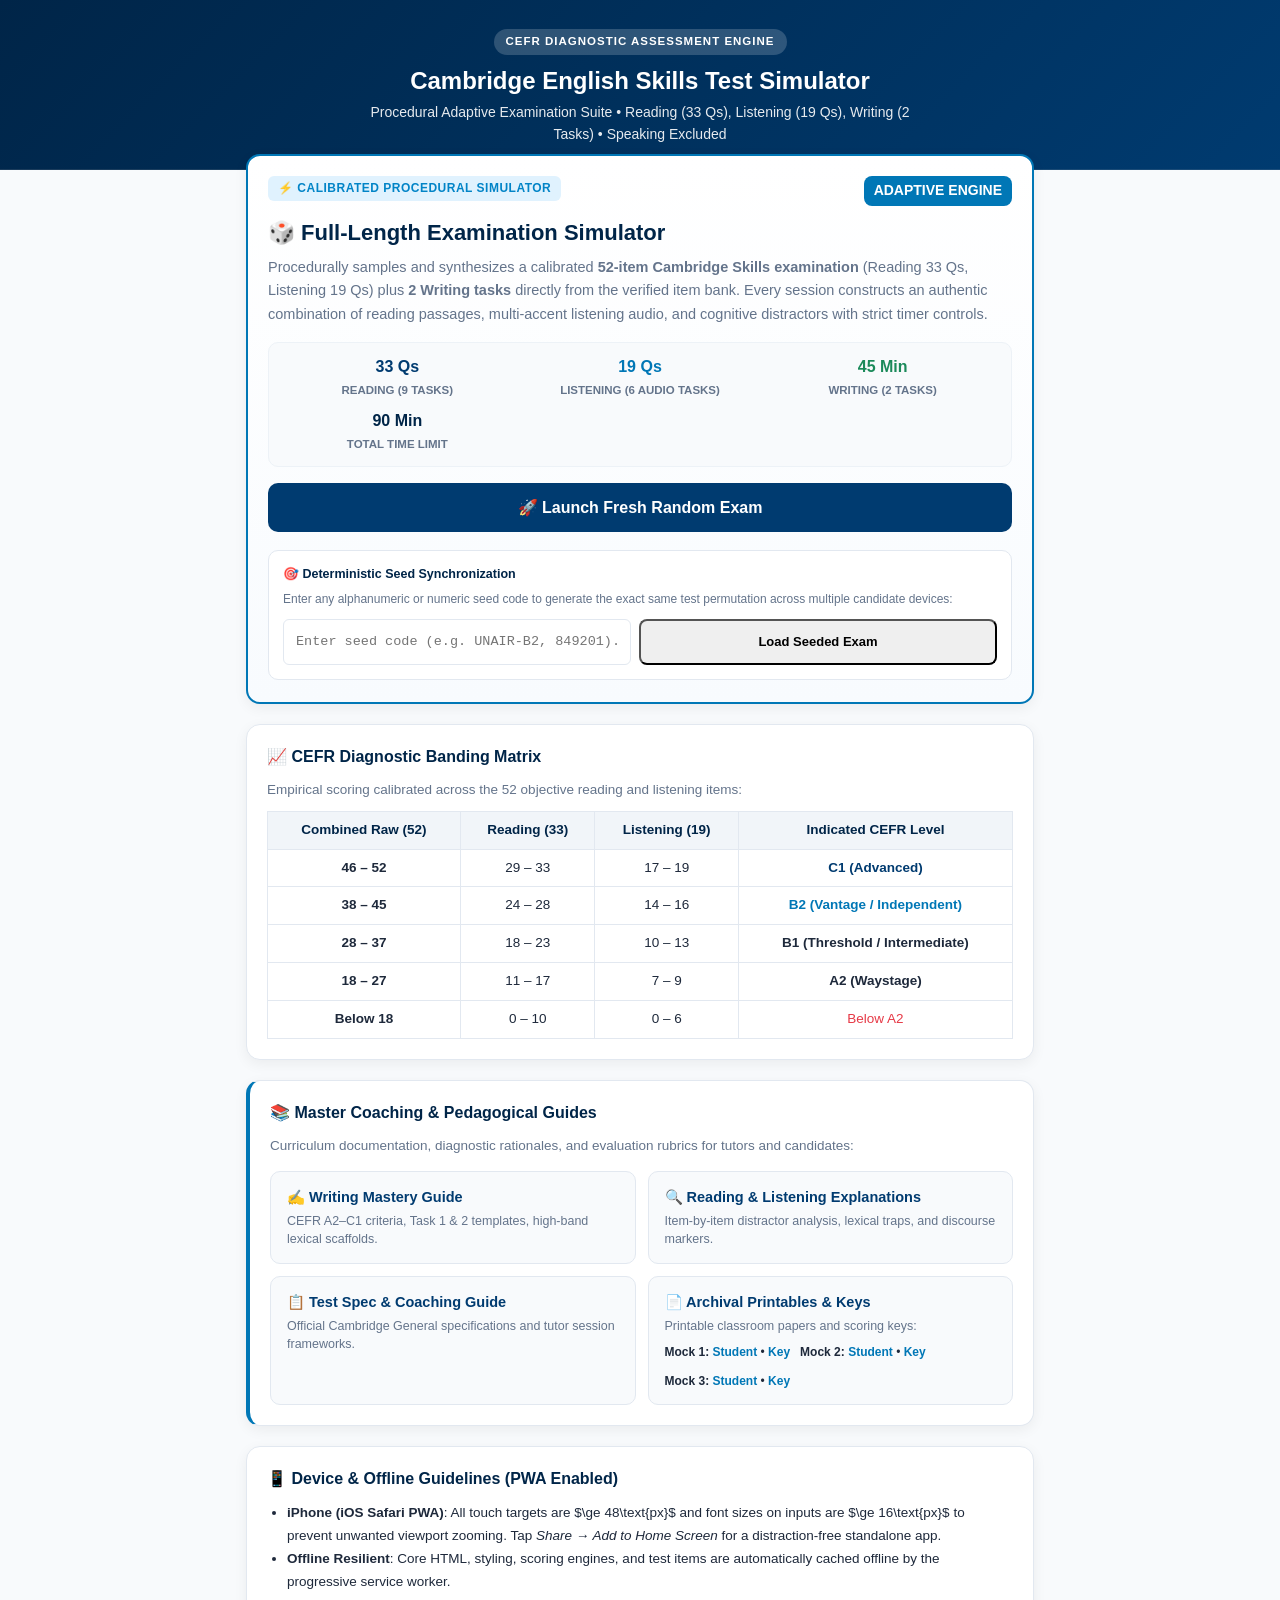
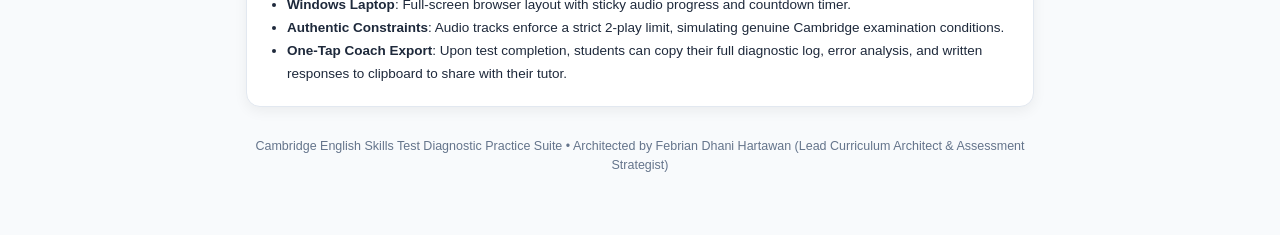
<file: index.html>
<!DOCTYPE html>
<html lang="en">
<head>
  <meta charset="UTF-8">
  <meta name="viewport" content="width=device-width, initial-scale=1.0, maximum-scale=1.0, user-scalable=no, viewport-fit=cover">
  <meta name="apple-mobile-web-app-capable" content="yes">
  <meta name="theme-color" content="#003b70">
  <title>Cambridge English Skills Test (General) — Procedural Simulator</title>
  <link rel="manifest" href="manifest.json">
  <link rel="icon" type="image/svg+xml" href="icons/icon.svg">
  <style>
    :root {
      --primary: #003b70;
      --primary-dark: #002548;
      --primary-light: #e8f1fa;
      --secondary: #0077b6;
      --accent: #e63946;
      --success: #1b8a5a;
      --bg: #f8fafc;
      --card-bg: #ffffff;
      --text: #1e293b;
      --text-muted: #64748b;
      --border: #e2e8f0;
      --radius: 14px;
      --shadow: 0 4px 14px rgba(0,0,0,0.06);
      --font-family: -apple-system, BlinkMacSystemFont, "Segoe UI", Roboto, Helvetica, Arial, sans-serif;
    }

    * {
      box-sizing: border-box;
      margin: 0;
      padding: 0;
      -webkit-tap-highlight-color: transparent;
      -webkit-text-size-adjust: 100%;
    }

    body {
      font-family: var(--font-family);
      background-color: var(--bg);
      color: var(--text);
      line-height: 1.55;
      padding-bottom: 60px;
    }

    header {
      background: linear-gradient(135deg, var(--primary-dark), var(--primary));
      color: white;
      padding: max(28px, env(safe-area-inset-top)) 20px 24px;
      text-align: center;
      border-bottom: 1px solid rgba(255,255,255,0.1);
    }

    .header-badge {
      display: inline-block;
      font-size: 11.5px;
      font-weight: 700;
      letter-spacing: 1px;
      text-transform: uppercase;
      background: rgba(255,255,255,0.18);
      padding: 4px 12px;
      border-radius: 20px;
      margin-bottom: 10px;
    }

    h1 {
      font-size: 24px;
      font-weight: 800;
      line-height: 1.3;
      margin-bottom: 6px;
    }

    .subtitle {
      font-size: 14px;
      opacity: 0.9;
      max-width: 580px;
      margin: 0 auto;
    }

    .container {
      max-width: 820px;
      margin: -16px auto 0;
      padding: 0 16px;
    }

    .test-card {
      background: var(--card-bg);
      border-radius: var(--radius);
      padding: 20px 20px 22px;
      margin-bottom: 20px;
      box-shadow: var(--shadow);
      border: 1px solid var(--border);
      transition: transform 0.2s ease, box-shadow 0.2s ease;
    }

    .test-card:hover {
      box-shadow: 0 6px 20px rgba(0, 59, 112, 0.1);
    }

    .card-top {
      display: flex;
      justify-content: space-between;
      align-items: flex-start;
      margin-bottom: 10px;
    }

    .card-tag {
      font-size: 11.5px;
      font-weight: 700;
      text-transform: uppercase;
      letter-spacing: 0.5px;
      padding: 3px 10px;
      border-radius: 6px;
    }

    .tag-blue { background: #e0f2fe; color: #0284c7; }
    .tag-purple { background: #f3e8ff; color: #9333ea; }
    .tag-emerald { background: #d1fae5; color: #059669; }

    .test-num-badge {
      font-size: 14px;
      font-weight: 800;
      color: var(--primary-dark);
      background: #f1f5f9;
      padding: 4px 10px;
      border-radius: 8px;
    }

    .card-title {
      font-size: 19px;
      font-weight: 700;
      color: var(--primary-dark);
      margin-bottom: 6px;
    }

    .card-desc {
      font-size: 14px;
      color: var(--text-muted);
      margin-bottom: 14px;
      line-height: 1.5;
    }

    .specs-grid {
      display: grid;
      grid-template-columns: repeat(3, 1fr);
      gap: 10px;
      background: #f8fafc;
      padding: 12px;
      border-radius: 10px;
      margin-bottom: 16px;
      text-align: center;
      border: 1px solid #edf2f7;
    }

    .spec-item-val {
      font-size: 16px;
      font-weight: 700;
      color: var(--primary);
    }

    .spec-item-lbl {
      font-size: 11.5px;
      color: var(--text-muted);
      text-transform: uppercase;
      font-weight: 600;
      margin-top: 2px;
    }

    .button-group {
      display: flex;
      gap: 10px;
      flex-wrap: wrap;
    }

    .btn {
      display: inline-flex;
      align-items: center;
      justify-content: center;
      gap: 6px;
      padding: 12px 18px;
      border-radius: 8px;
      font-size: 14px;
      font-weight: 700;
      text-decoration: none;
      transition: all 0.2s ease;
      min-height: 46px;
      flex: 1;
      text-align: center;
    }

    .btn-launch {
      background: var(--primary);
      color: white;
      flex: 2;
    }

    .btn-launch:hover {
      background: var(--primary-dark);
    }

    .btn-outline {
      background: #f1f5f9;
      color: var(--text);
      border: 1px solid var(--border);
    }

    .btn-outline:hover {
      background: #e2e8f0;
    }

    .info-card {
      background: white;
      border-radius: var(--radius);
      padding: 20px;
      margin-bottom: 20px;
      box-shadow: var(--shadow);
      border: 1px solid var(--border);
    }

    .info-card h3 {
      font-size: 16px;
      font-weight: 700;
      color: var(--primary-dark);
      margin-bottom: 10px;
    }

    .matrix-table {
      width: 100%;
      border-collapse: collapse;
      font-size: 13.5px;
      margin-top: 10px;
    }

    .matrix-table th, .matrix-table td {
      padding: 8px 10px;
      border: 1px solid var(--border);
      text-align: center;
    }

    .matrix-table th {
      background: #f1f5f9;
      font-weight: 700;
      color: var(--primary-dark);
    }

    footer {
      text-align: center;
      font-size: 12.5px;
      color: var(--text-muted);
      margin-top: 30px;
    }
  </style>
</head>
<body>

  <header>
    <div class="header-badge">CEFR Diagnostic Assessment Engine</div>
    <h1>Cambridge English Skills Test Simulator</h1>
    <div class="subtitle">Procedural Adaptive Examination Suite &bull; Reading (33 Qs), Listening (19 Qs), Writing (2 Tasks) &bull; Speaking Excluded</div>
  </header>

  <div class="container">

    <!-- ACTIVE SESSION RECOVERY CALLOUT (DYNAMICALLY DISPLAYED) -->
    <div id="activeSessionNotice" style="display:none; background:#e8f1fa; border:2px solid var(--secondary); border-radius:var(--radius); padding:16px 20px; margin-bottom:20px; box-shadow:var(--shadow);">
      <div style="display:flex; justify-content:space-between; align-items:center; flex-wrap:wrap; gap:12px;">
        <div>
          <div style="font-size:14px; font-weight:800; color:var(--primary-dark); display:flex; align-items:center; gap:6px;">
            <span>⏱️ In-Progress Session Detected:</span>
            <span id="activeSessionDetails" style="font-size:12px; font-weight:700; background:white; color:var(--secondary); padding:2px 8px; border-radius:10px; border:1px solid var(--border);"></span>
          </div>
          <p style="font-size:12.5px; color:var(--text-muted); margin-top:4px;">
            Your responses, timer, and audio allowances are safely preserved in local storage.
          </p>
        </div>
        <div style="display:flex; gap:8px;">
          <a id="resumeExamLink" href="#" class="btn btn-launch" style="padding:8px 16px; font-size:13px; font-weight:700; text-decoration:none; display:inline-flex; align-items:center;">▶️ Resume Exam</a>
          <button type="button" onclick="discardActiveSession()" class="btn" style="background:#fee2e2; color:#dc2626; border:1px solid #fca5a5; padding:8px 12px; font-size:12px; font-weight:700; border-radius:8px; cursor:pointer;">Discard</button>
        </div>
      </div>
    </div>

    <!-- PROCEDURAL EXAM GENERATOR (PRIMARY INTERFACE) -->
    <div class="test-card" style="border: 2px solid var(--secondary); background: linear-gradient(180deg, #ffffff 0%, #f8fbfe 100%);">
      <div class="card-top">
        <span class="card-tag tag-blue" style="font-size:12px; font-weight:800; letter-spacing:0.5px;">⚡ Calibrated Procedural Simulator</span>
        <span class="test-num-badge" style="background:var(--secondary); color:white;">ADAPTIVE ENGINE</span>
      </div>
      <div class="card-title" style="font-size:22px; color:var(--primary-dark);">🎲 Full-Length Examination Simulator</div>
      <div class="card-desc" style="font-size:14.5px; line-height:1.6;">
        Procedurally samples and synthesizes a calibrated <strong>52-item Cambridge Skills examination</strong> (Reading 33 Qs, Listening 19 Qs) plus <strong>2 Writing tasks</strong> directly from the verified item bank. Every session constructs an authentic combination of reading passages, multi-accent listening audio, and cognitive distractors with strict timer controls.
      </div>
      <div class="specs-grid" style="margin:16px 0;">
        <div>
          <div class="spec-item-val" style="color:var(--primary);">33 Qs</div>
          <div class="spec-item-lbl">Reading (9 Tasks)</div>
        </div>
        <div>
          <div class="spec-item-val" style="color:var(--secondary);">19 Qs</div>
          <div class="spec-item-lbl">Listening (6 Audio Tasks)</div>
        </div>
        <div>
          <div class="spec-item-val" style="color:var(--success);">45 Min</div>
          <div class="spec-item-lbl">Writing (2 Tasks)</div>
        </div>
        <div>
          <div class="spec-item-val" style="color:var(--primary-dark);">90 Min</div>
          <div class="spec-item-lbl">Total Time Limit</div>
        </div>
      </div>

      <!-- Quick Launch Button -->
      <div style="margin-bottom:18px;">
        <button type="button" onclick="startFreshExam()" class="btn btn-launch" style="width:100%; border:none; display:flex; justify-content:center; align-items:center; gap:8px; padding:15px 22px; font-size:16px; font-weight:700; border-radius:10px; cursor:pointer;">
          <span>🚀 Launch Fresh Random Exam</span>
        </button>
      </div>

      <!-- Seed Input Bar -->
      <div style="background:#ffffff; border:1px solid var(--border); border-radius:10px; padding:14px;">
        <div style="font-size:12.5px; font-weight:700; color:var(--primary-dark); margin-bottom:6px;">🎯 Deterministic Seed Synchronization</div>
        <p style="font-size:12px; color:var(--text-muted); margin-bottom:10px;">
          Enter any alphanumeric or numeric seed code to generate the exact same test permutation across multiple candidate devices:
        </p>
        <form onsubmit="event.preventDefault(); launchSeed();" style="display:flex; gap:8px; flex-wrap:wrap;">
          <input type="text" id="seedInput" placeholder="Enter seed code (e.g. UNAIR-B2, 849201)..." style="flex:1; min-width:200px; padding:8px 12px; border:1px solid var(--border); border-radius:6px; font-size:13.5px; font-family:monospace;">
          <button type="submit" class="btn btn-secondary" style="padding:8px 16px; font-size:13px; font-weight:700; cursor:pointer;">Load Seeded Exam</button>
        </form>
      </div>
    </div>

    <!-- CEFR DIAGNOSTIC MATRIX -->
    <div class="info-card">
      <h3>📈 CEFR Diagnostic Banding Matrix</h3>
      <p style="font-size:13.5px; color:var(--text-muted); margin-bottom:8px;">
        Empirical scoring calibrated across the 52 objective reading and listening items:
      </p>
      <table class="matrix-table">
        <thead>
          <tr>
            <th>Combined Raw (52)</th>
            <th>Reading (33)</th>
            <th>Listening (19)</th>
            <th>Indicated CEFR Level</th>
          </tr>
        </thead>
        <tbody>
          <tr>
            <td><strong>46 – 52</strong></td>
            <td>29 – 33</td>
            <td>17 – 19</td>
            <td><strong style="color:var(--primary);">C1 (Advanced)</strong></td>
          </tr>
          <tr>
            <td><strong>38 – 45</strong></td>
            <td>24 – 28</td>
            <td>14 – 16</td>
            <td><strong style="color:var(--secondary);">B2 (Vantage / Independent)</strong></td>
          </tr>
          <tr>
            <td><strong>28 – 37</strong></td>
            <td>18 – 23</td>
            <td>10 – 13</td>
            <td><strong>B1 (Threshold / Intermediate)</strong></td>
          </tr>
          <tr>
            <td><strong>18 – 27</strong></td>
            <td>11 – 17</td>
            <td>7 – 9</td>
            <td><strong>A2 (Waystage)</strong></td>
          </tr>
          <tr>
            <td><strong>Below 18</strong></td>
            <td>0 – 10</td>
            <td>0 – 6</td>
            <td><span style="color:var(--accent);">Below A2</span></td>
          </tr>
        </tbody>
      </table>
    </div>

    <!-- MASTER COACHING & PEDAGOGICAL GUIDES -->
    <div class="info-card" style="border-left: 4px solid var(--secondary);">
      <h3>📚 Master Coaching & Pedagogical Guides</h3>
      <p style="font-size:13.5px; color:var(--text-muted); margin-bottom:14px;">
        Curriculum documentation, diagnostic rationales, and evaluation rubrics for tutors and candidates:
      </p>
      <div style="display:grid; grid-template-columns: repeat(auto-fit, minmax(260px, 1fr)); gap:12px;">
        <a href="guides/WRITING_MASTERY_GUIDE.md" style="display:block; padding:14px 16px; background:var(--bg); border:1px solid var(--border); border-radius:10px; text-decoration:none; color:var(--text); transition:border-color 0.2s;">
          <div style="font-weight:700; color:var(--primary); font-size:14.5px; margin-bottom:4px;">✍️ Writing Mastery Guide</div>
          <div style="font-size:12.5px; color:var(--text-muted); line-height:1.45;">CEFR A2–C1 criteria, Task 1 &amp; 2 templates, high-band lexical scaffolds.</div>
        </a>
        <a href="guides/READING_AND_LISTENING_EXPLANATIONS.md" style="display:block; padding:14px 16px; background:var(--bg); border:1px solid var(--border); border-radius:10px; text-decoration:none; color:var(--text); transition:border-color 0.2s;">
          <div style="font-weight:700; color:var(--primary); font-size:14.5px; margin-bottom:4px;">🔍 Reading &amp; Listening Explanations</div>
          <div style="font-size:12.5px; color:var(--text-muted); line-height:1.45;">Item-by-item distractor analysis, lexical traps, and discourse markers.</div>
        </a>
        <a href="guides/TEST_SPEC_AND_COACHING_GUIDE.md" style="display:block; padding:14px 16px; background:var(--bg); border:1px solid var(--border); border-radius:10px; text-decoration:none; color:var(--text); transition:border-color 0.2s;">
          <div style="font-weight:700; color:var(--primary); font-size:14.5px; margin-bottom:4px;">📋 Test Spec &amp; Coaching Guide</div>
          <div style="font-size:12.5px; color:var(--text-muted); line-height:1.45;">Official Cambridge General specifications and tutor session frameworks.</div>
        </a>
        <div style="display:block; padding:14px 16px; background:var(--bg); border:1px solid var(--border); border-radius:10px;">
          <div style="font-weight:700; color:var(--primary); font-size:14.5px; margin-bottom:4px;">📄 Archival Printables &amp; Keys</div>
          <div style="font-size:12.5px; color:var(--text-muted); line-height:1.45; margin-bottom:8px;">Printable classroom papers and scoring keys:</div>
          <div style="font-size:12px; display:flex; gap:10px; flex-wrap:wrap;">
            <span><strong>Mock 1:</strong> <a href="mock_test_1/MOCK_TEST_1_PRINTABLE_STUDENT.md" style="color:var(--secondary); text-decoration:none; font-weight:600;">Student</a> &bull; <a href="mock_test_1/MOCK_TEST_1_COACH_KEY_AND_EXPLANATIONS.md" style="color:var(--secondary); text-decoration:none; font-weight:600;">Key</a></span>
            <span><strong>Mock 2:</strong> <a href="mock_test_2/MOCK_TEST_2_PRINTABLE_STUDENT.md" style="color:var(--secondary); text-decoration:none; font-weight:600;">Student</a> &bull; <a href="mock_test_2/MOCK_TEST_2_COACH_KEY_AND_EXPLANATIONS.md" style="color:var(--secondary); text-decoration:none; font-weight:600;">Key</a></span>
            <span><strong>Mock 3:</strong> <a href="mock_test_3/MOCK_TEST_3_PRINTABLE_STUDENT.md" style="color:var(--secondary); text-decoration:none; font-weight:600;">Student</a> &bull; <a href="mock_test_3/MOCK_TEST_3_COACH_KEY_AND_EXPLANATIONS.md" style="color:var(--secondary); text-decoration:none; font-weight:600;">Key</a></span>
          </div>
        </div>
      </div>
    </div>

    <!-- DEVICE & OFFLINE GUIDELINES -->
    <div class="info-card">
      <h3>📱 Device & Offline Guidelines (PWA Enabled)</h3>
      <ul style="font-size:13.5px; color:var(--text); padding-left:20px; line-height:1.7;">
        <li><strong>iPhone (iOS Safari PWA)</strong>: All touch targets are $\ge 48\text{px}$ and font sizes on inputs are $\ge 16\text{px}$ to prevent unwanted viewport zooming. Tap <em>Share &rarr; Add to Home Screen</em> for a distraction-free standalone app.</li>
        <li><strong>Offline Resilient</strong>: Core HTML, styling, scoring engines, and test items are automatically cached offline by the progressive service worker.</li>
        <li><strong>Windows Laptop</strong>: Full-screen browser layout with sticky audio progress and countdown timer.</li>
        <li><strong>Authentic Constraints</strong>: Audio tracks enforce a strict 2-play limit, simulating genuine Cambridge examination conditions.</li>
        <li><strong>One-Tap Coach Export</strong>: Upon test completion, students can copy their full diagnostic log, error analysis, and written responses to clipboard to share with their tutor.</li>
      </ul>
    </div>

    <footer>
      Cambridge English Skills Test Diagnostic Practice Suite &bull; Architected by Febrian Dhani Hartawan (Lead Curriculum Architect &amp; Assessment Strategist)
    </footer>

  </div>

  <script>
    function checkActiveSession() {
      const activeSeed = localStorage.getItem('cest_active_seed');
      const sessionBox = document.getElementById('activeSessionNotice');
      if (activeSeed && sessionBox) {
        const stateRaw = localStorage.getItem(`cest_mock_${activeSeed}_state`);
        let details = `Seed #${activeSeed}`;
        if (stateRaw) {
          try {
            const state = JSON.parse(stateRaw);
            if (state.isSubmitted) {
              details += ' (Completed Report)';
            } else if (state.targetEndTime) {
              const remainingSec = Math.max(0, Math.floor((state.targetEndTime - Date.now()) / 1000));
              const m = Math.floor(remainingSec / 60);
              details += ` (~${m}m remaining)`;
            }
          } catch (e) {}
        }
        document.getElementById('activeSessionDetails').innerText = details;
        document.getElementById('resumeExamLink').href = `test.html?seed=${encodeURIComponent(activeSeed)}`;
        sessionBox.style.display = 'block';
      }
    }

    function discardActiveSession() {
      const activeSeed = localStorage.getItem('cest_active_seed');
      if (!activeSeed) return;
      if (confirm(`Discard current examination session (Seed #${activeSeed})? This cannot be undone.`)) {
        localStorage.removeItem('cest_active_seed');
        localStorage.removeItem(`cest_mock_${activeSeed}_state`);
        const sessionBox = document.getElementById('activeSessionNotice');
        if (sessionBox) sessionBox.style.display = 'none';
      }
    }

    function startFreshExam() {
      const activeSeed = localStorage.getItem('cest_active_seed');
      if (activeSeed) {
        const discard = confirm(`You have an active exam in progress (Seed #${activeSeed}). Starting a new exam will close your current session. Do you wish to proceed?`);
        if (!discard) return;
      }
      const freshSeed = String(Math.floor(100000 + Math.random() * 900000));
      localStorage.removeItem('cest_active_seed');
      window.location.href = `test.html?seed=${freshSeed}`;
    }

    function launchSeed() {
      const input = document.getElementById('seedInput');
      const val = (input && input.value) ? input.value.trim() : '';
      if (val) {
        const activeSeed = localStorage.getItem('cest_active_seed');
        if (activeSeed && activeSeed !== val) {
          const switchSeed = confirm(`You have an active session for Seed #${activeSeed}. Loading Seed #${val} will switch sessions. Proceed?`);
          if (!switchSeed) return;
        }
        localStorage.setItem('cest_active_seed', val);
        window.location.href = `test.html?seed=${encodeURIComponent(val)}`;
      } else {
        startFreshExam();
      }
    }

    document.addEventListener('DOMContentLoaded', checkActiveSession);

    if ('serviceWorker' in navigator) {
      window.addEventListener('load', () => {
        navigator.serviceWorker.register('./sw.js').then((reg) => {
          reg.update();
        }).catch((err) => {
          console.warn('[SW] ServiceWorker registration failed:', err);
        });
      });
      navigator.serviceWorker.addEventListener('controllerchange', () => {
        window.location.reload();
      });
    }
  </script>

</body>
</html>
</file>
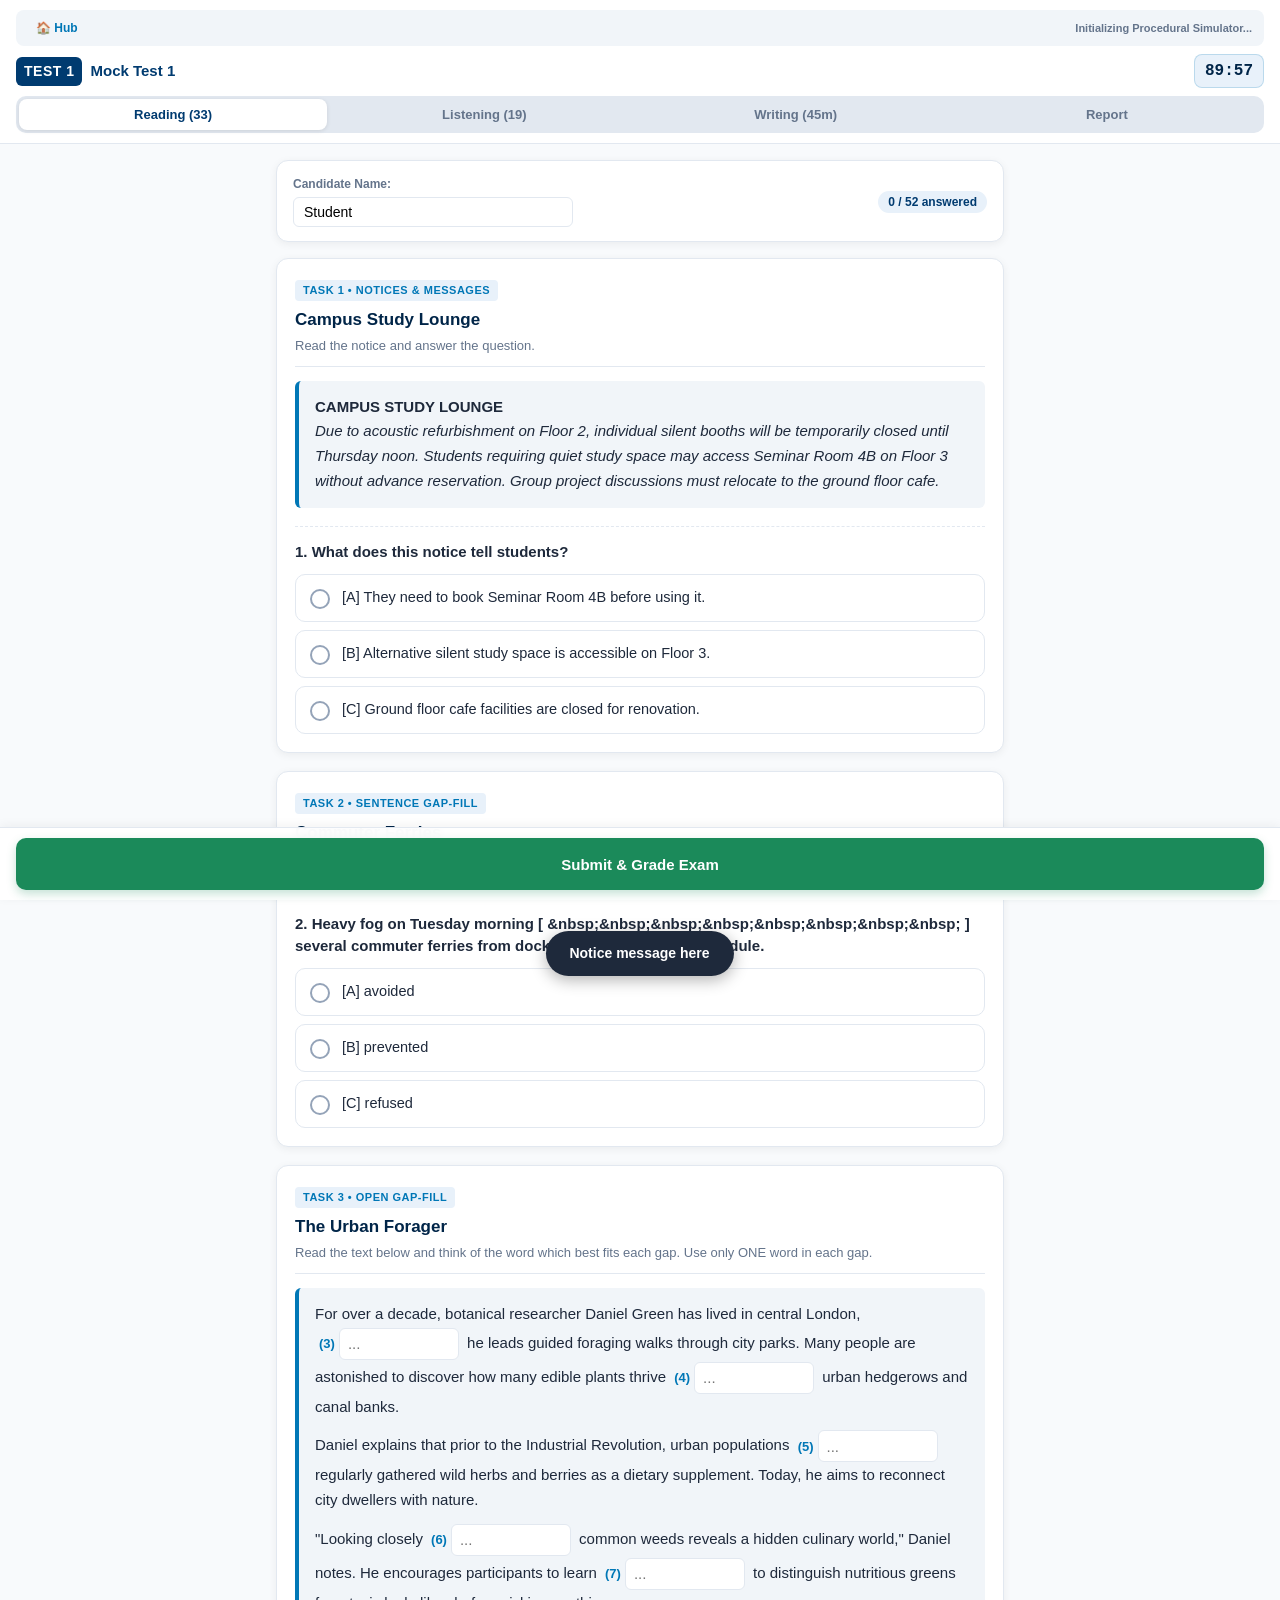
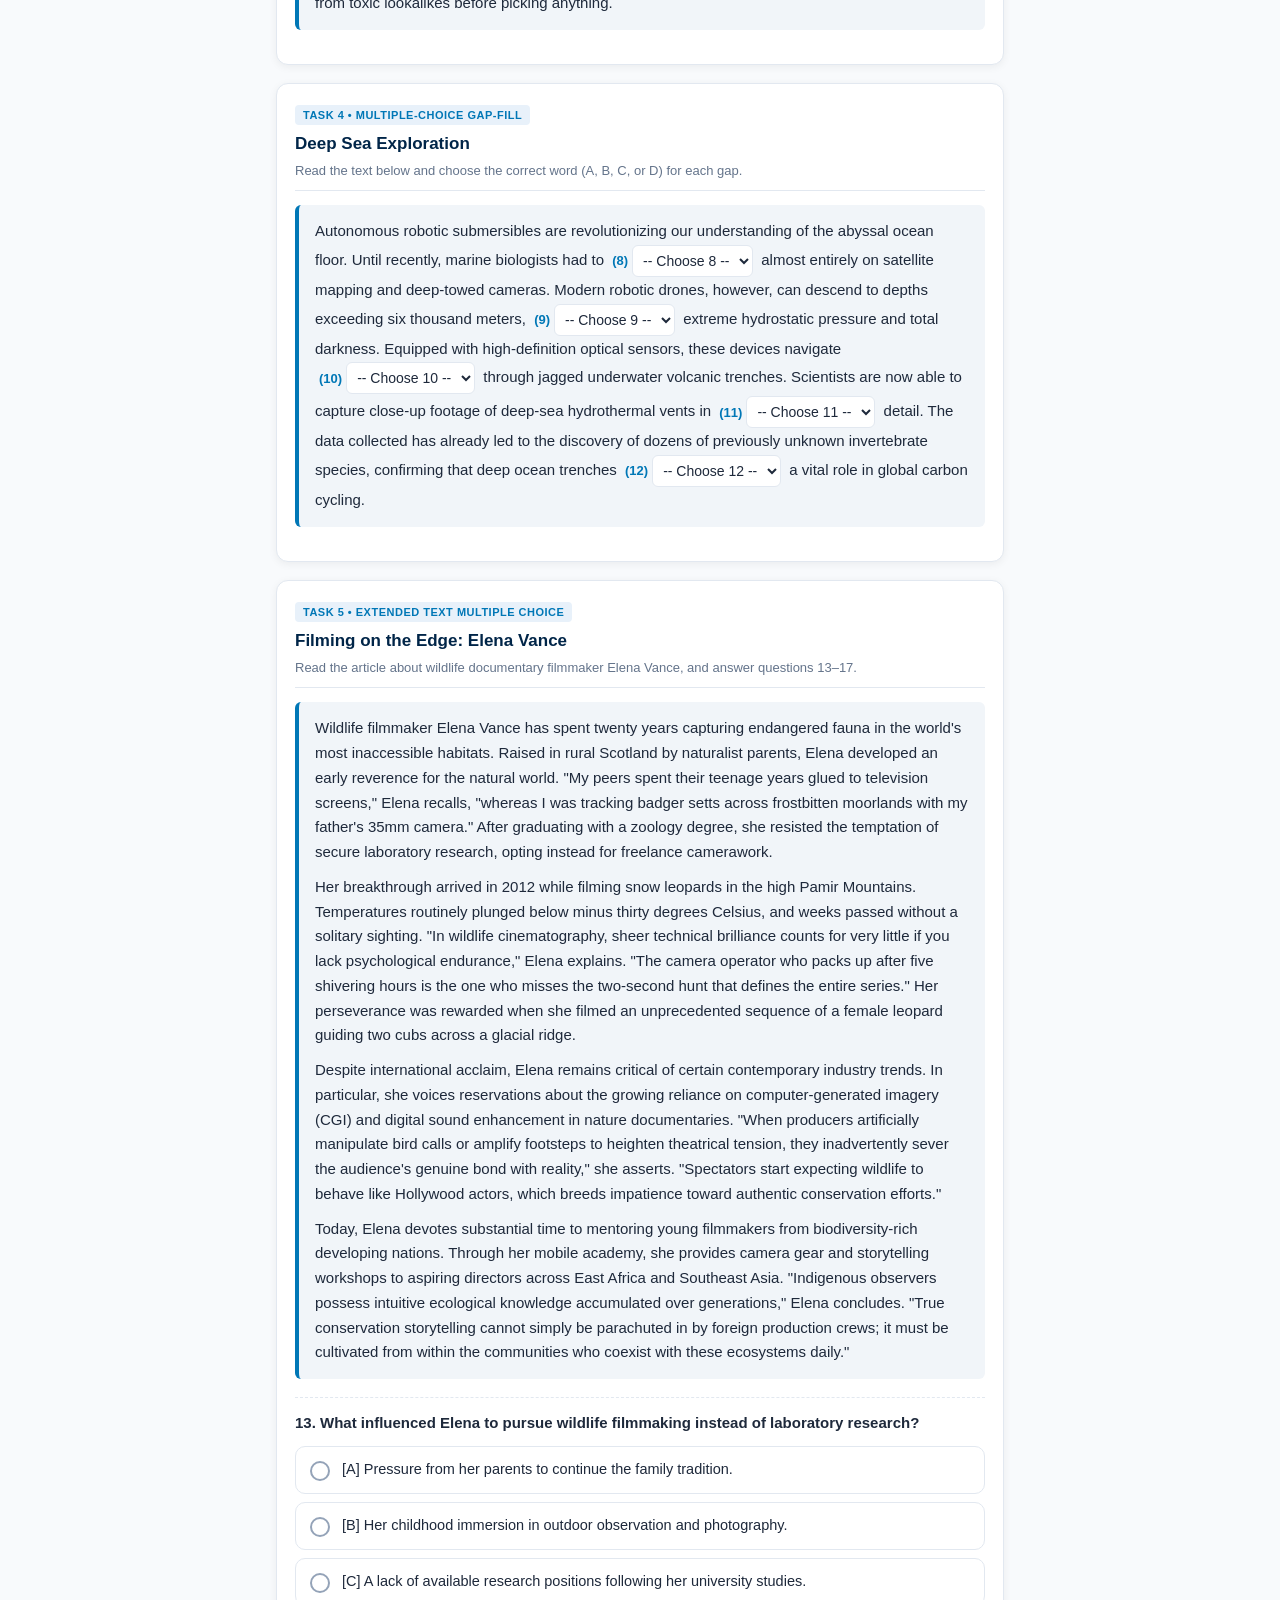
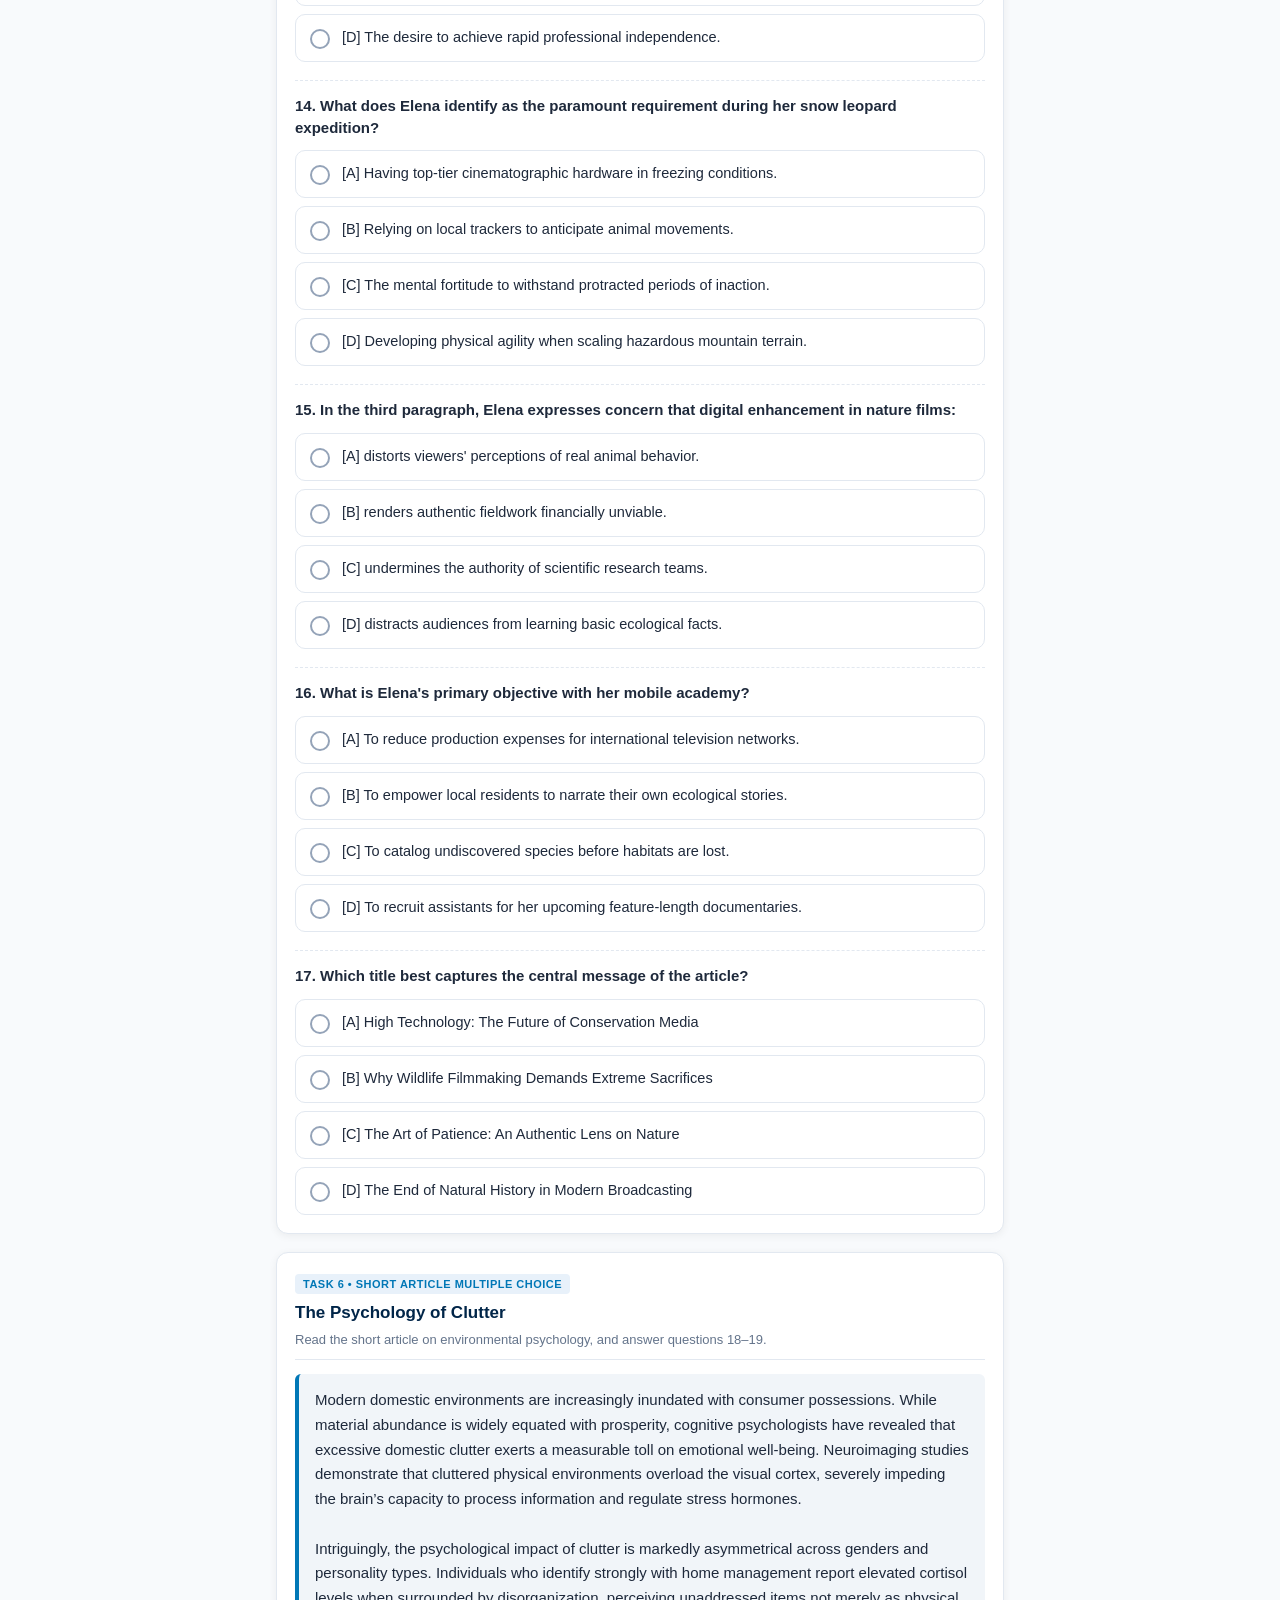
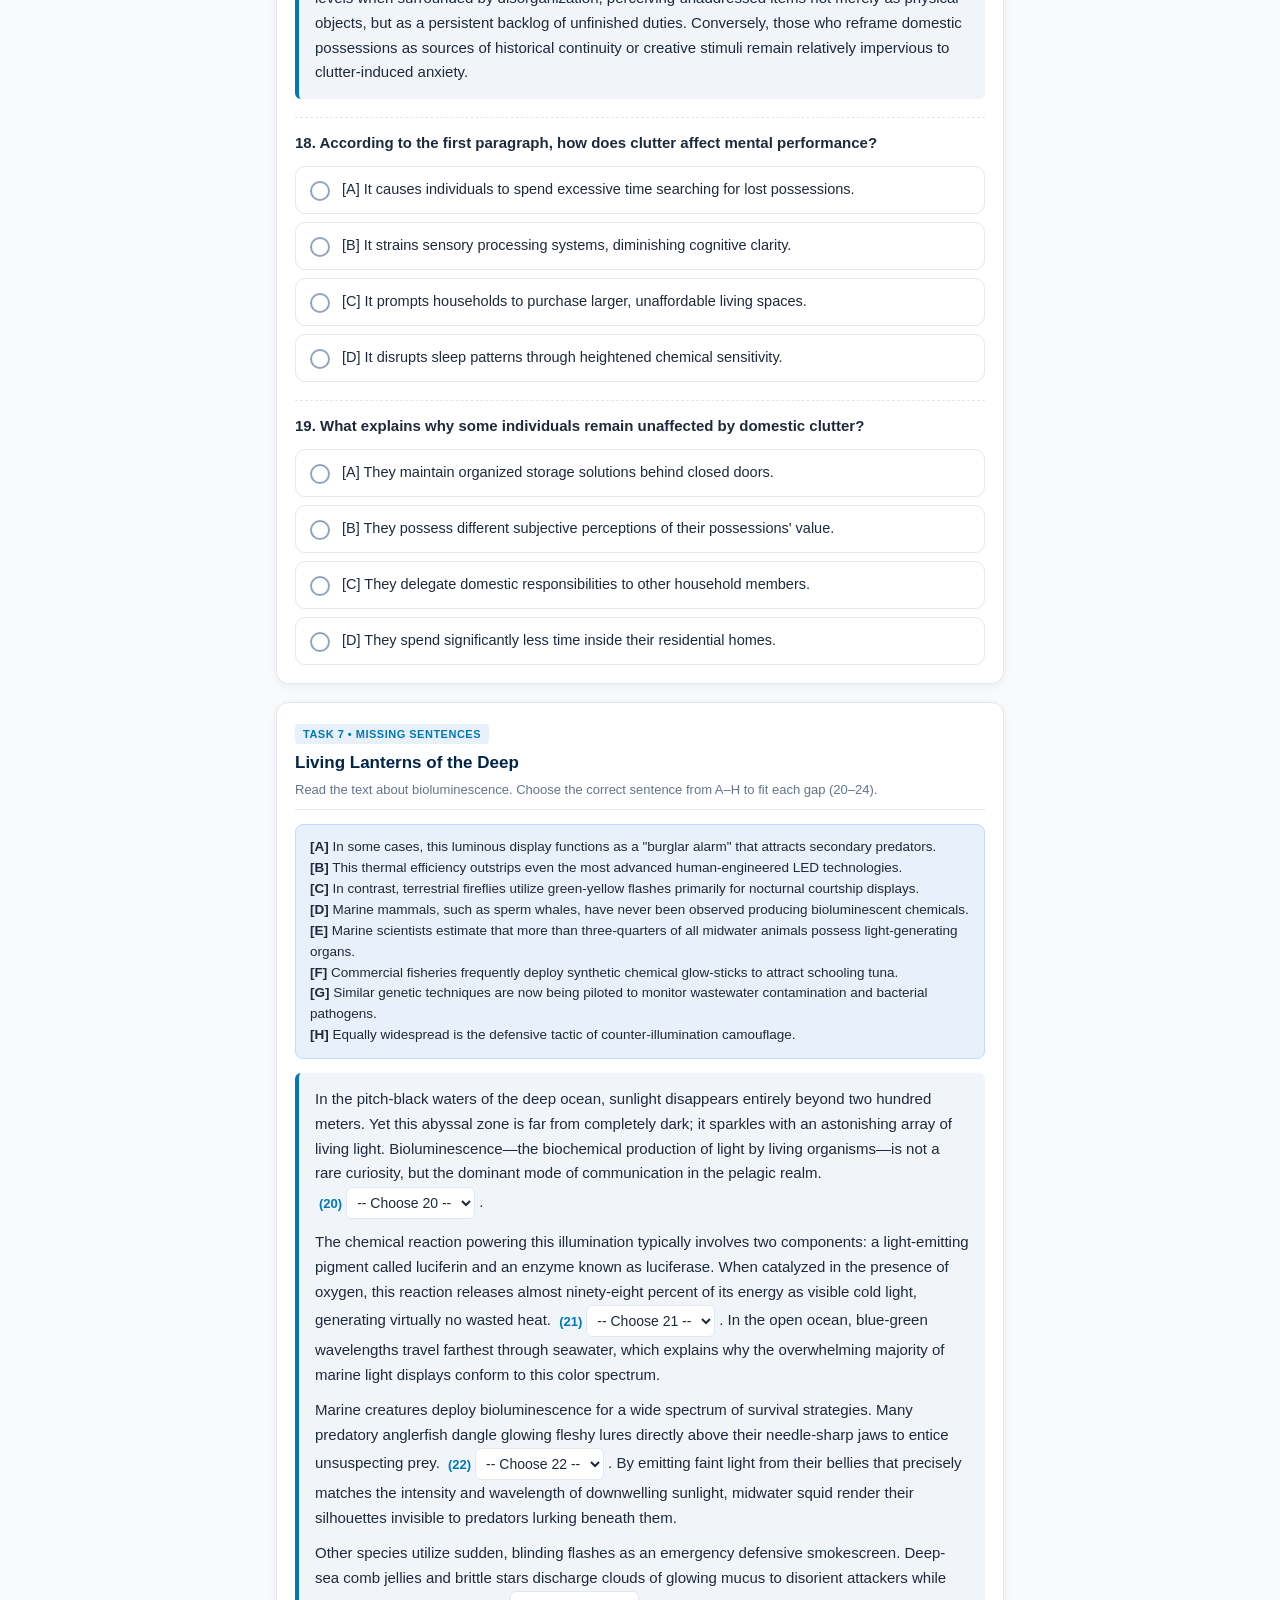
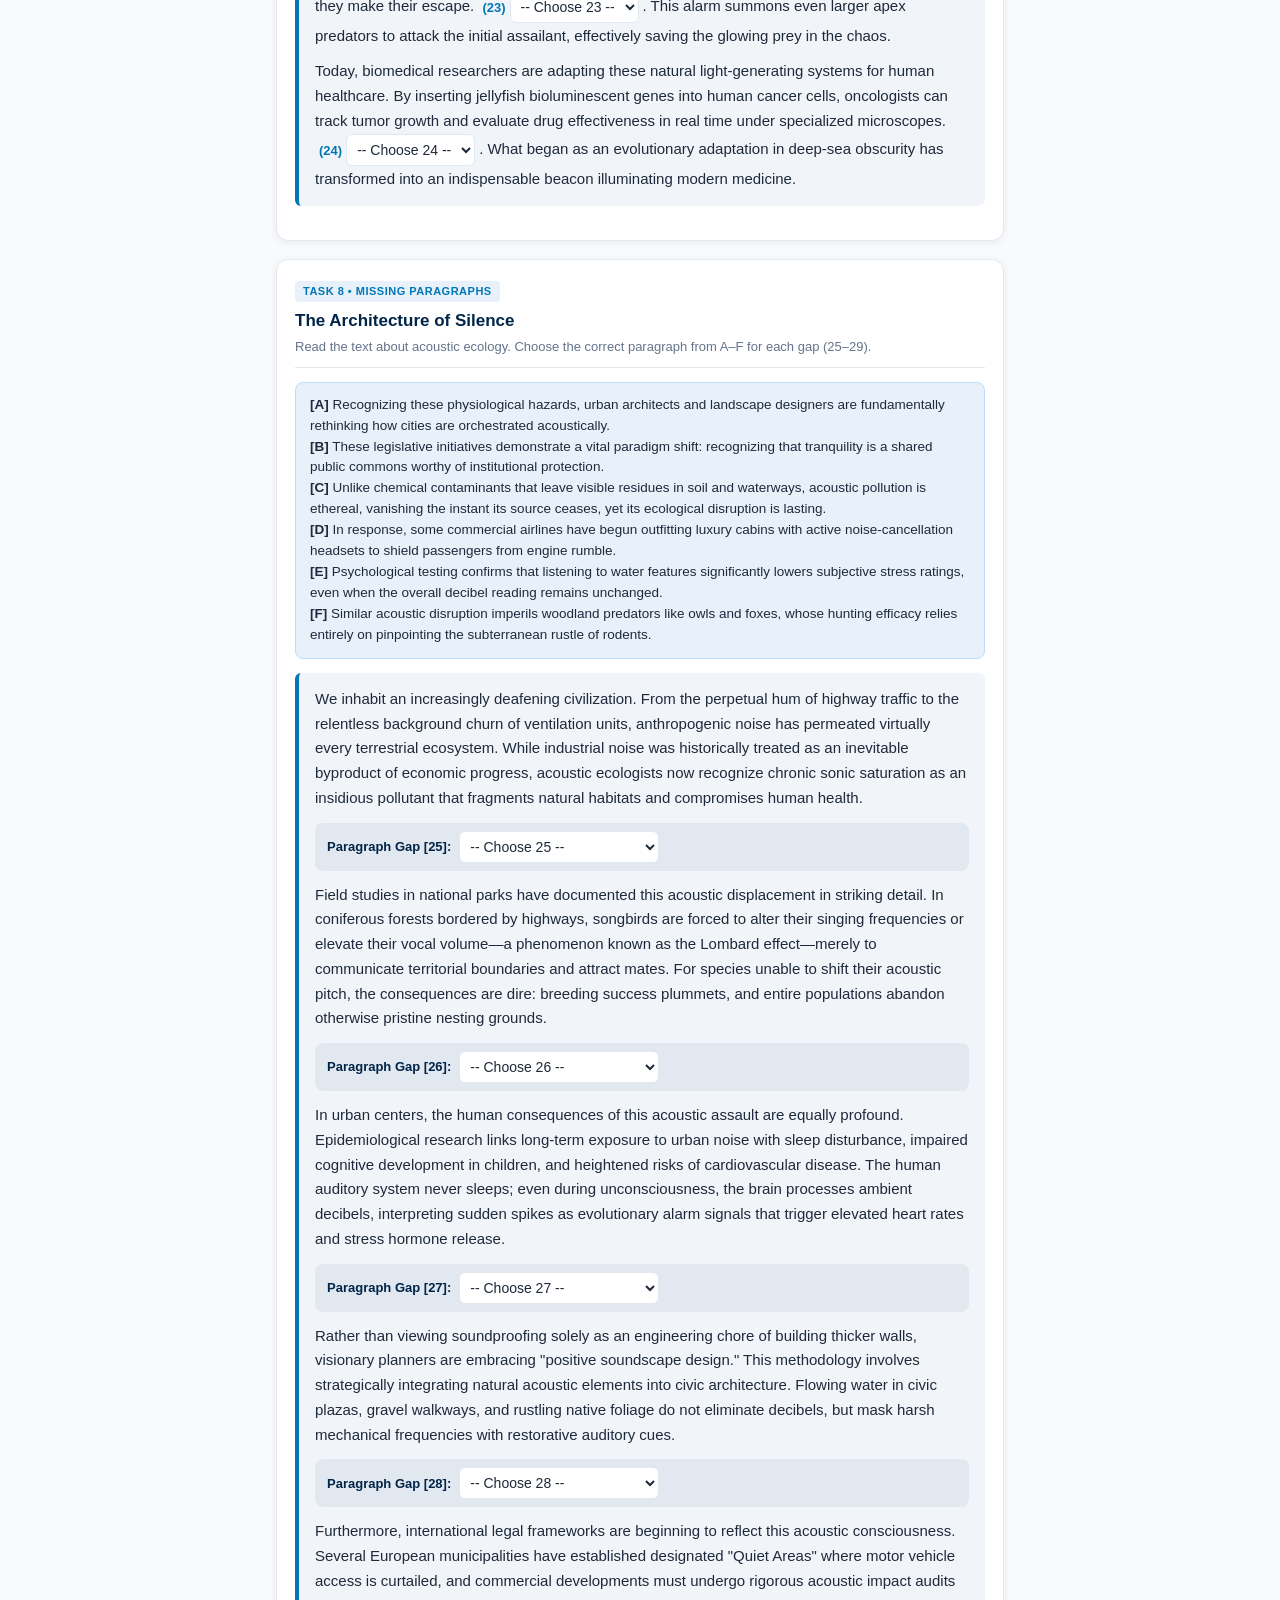
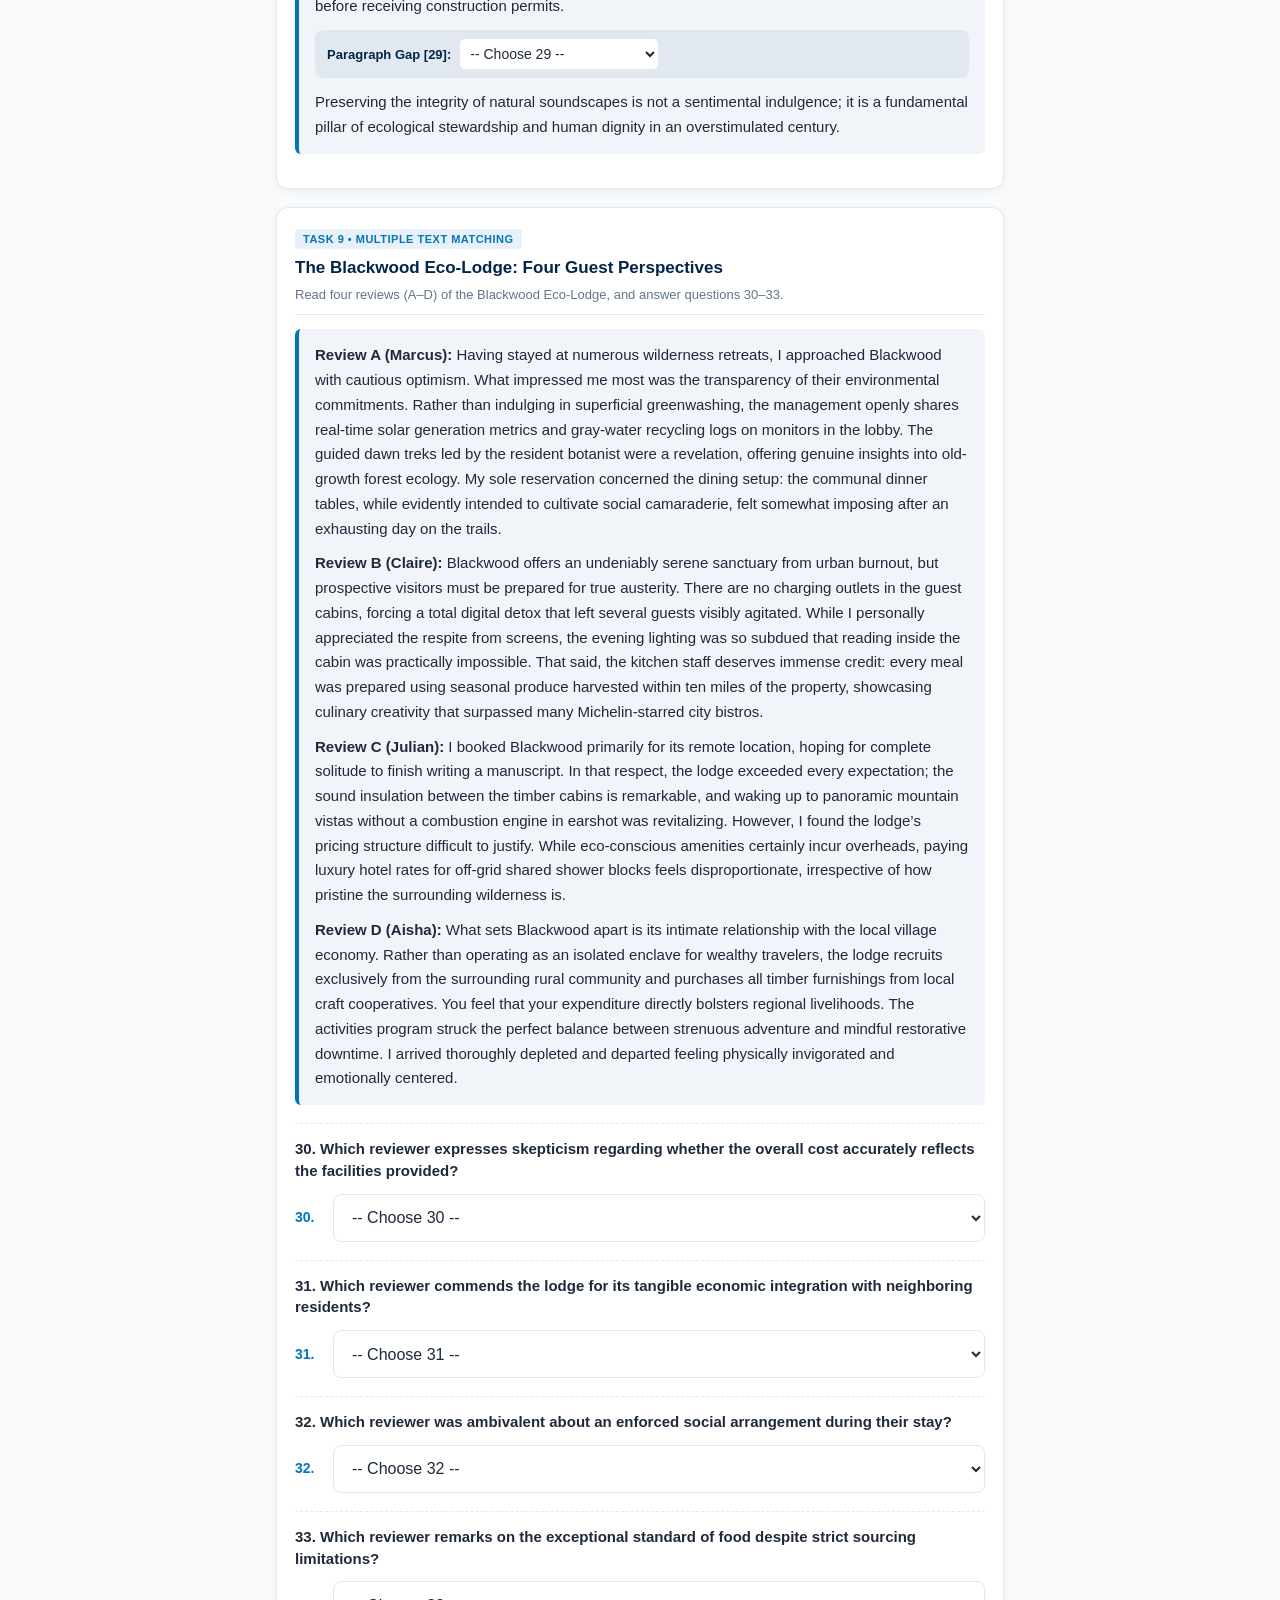
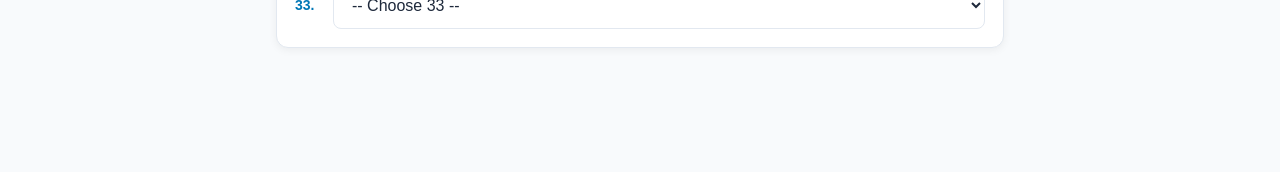
<file: mock_test_1/index.html>
<!DOCTYPE html>
<html lang="en">
<head>
  <meta charset="UTF-8">
  <meta http-equiv="refresh" content="0; url=../test.html?id=1">
  <title>Redirecting to Mock Test 1...</title>
  <script>window.location.replace("../test.html?id=1");</script>
</head>
<body style="font-family:-apple-system,BlinkMacSystemFont,Segoe UI,Roboto,sans-serif; text-align:center; padding:50px 20px; background:#f8fafc; color:#1e293b;">
  <h2>Loading Mock Test 1...</h2>
  <p style="color:#64748b; margin-top:8px;">Redirecting to the test simulator.</p>
  <p style="margin-top:16px;"><a href="../test.html?id=1" style="color:#0077b6; font-weight:600; text-decoration:none;">Click here if not redirected automatically &rarr;</a></p>
</body>
</html>
</file>
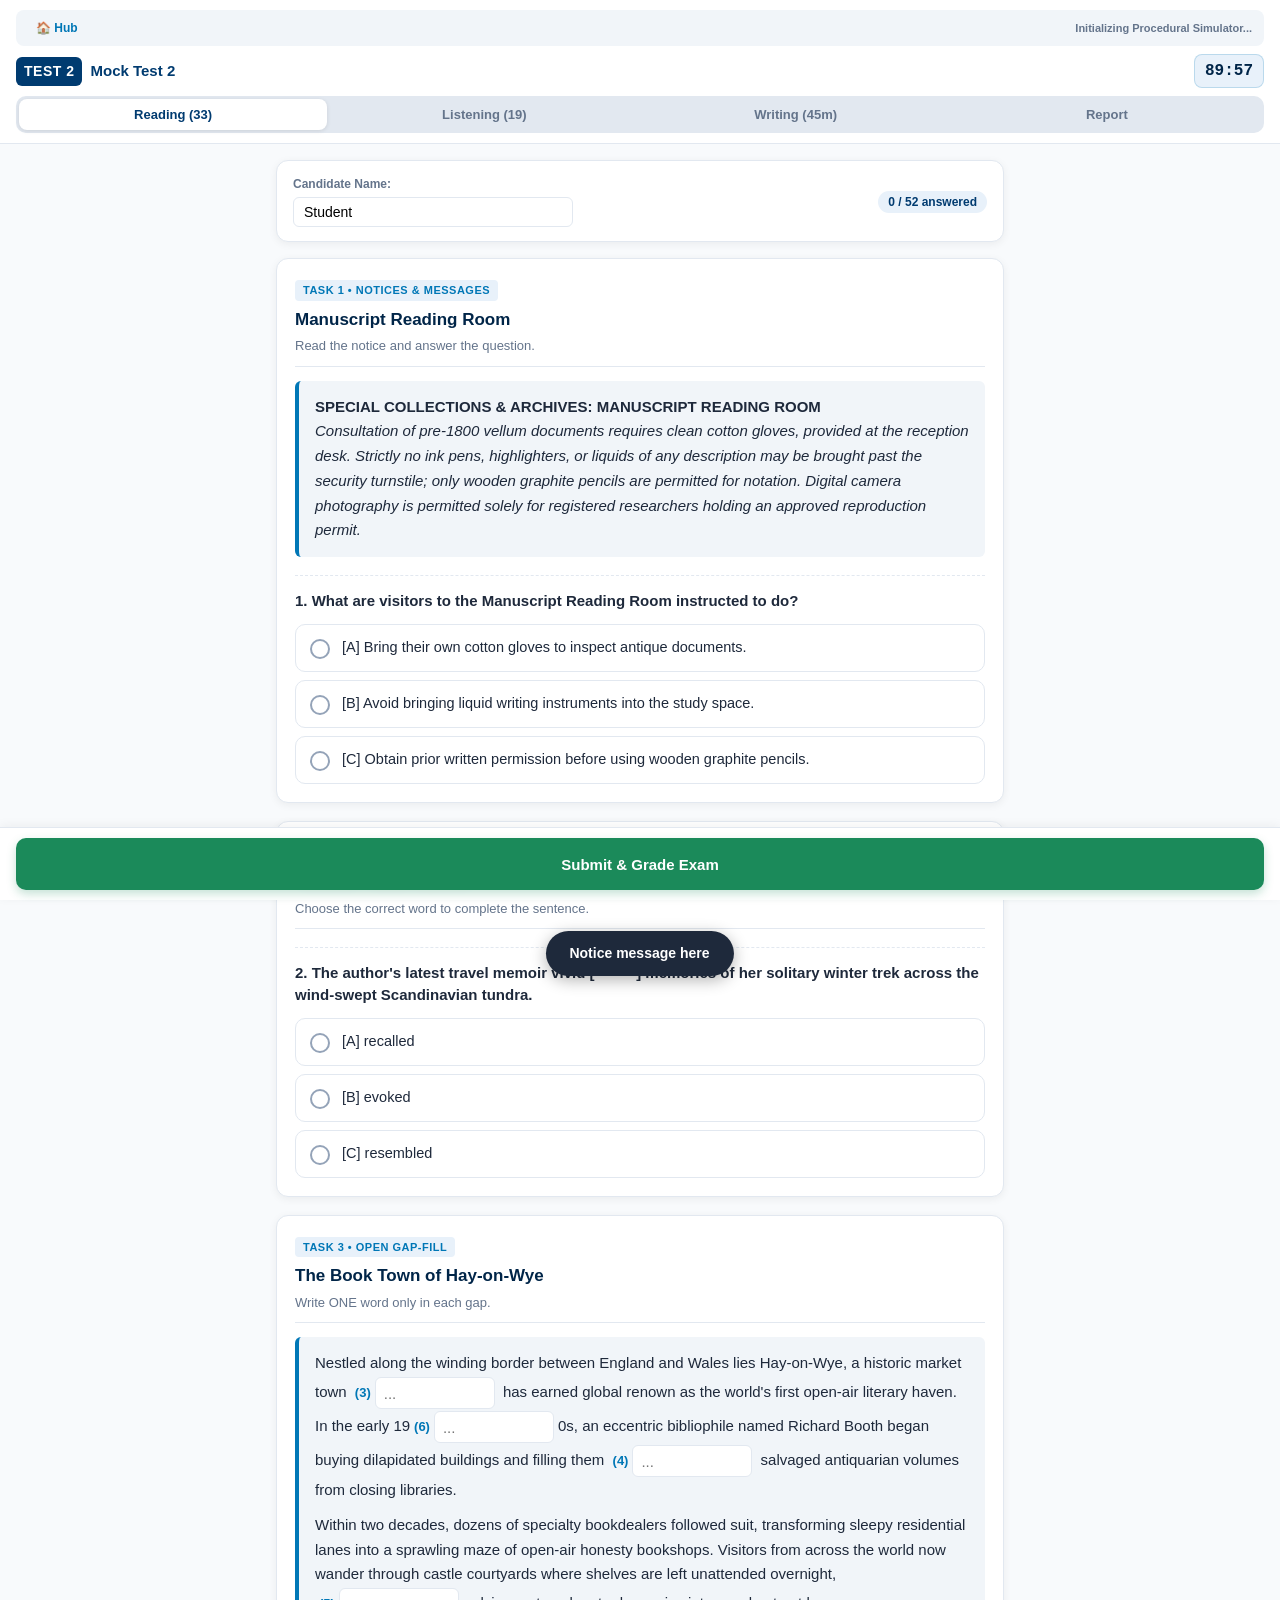
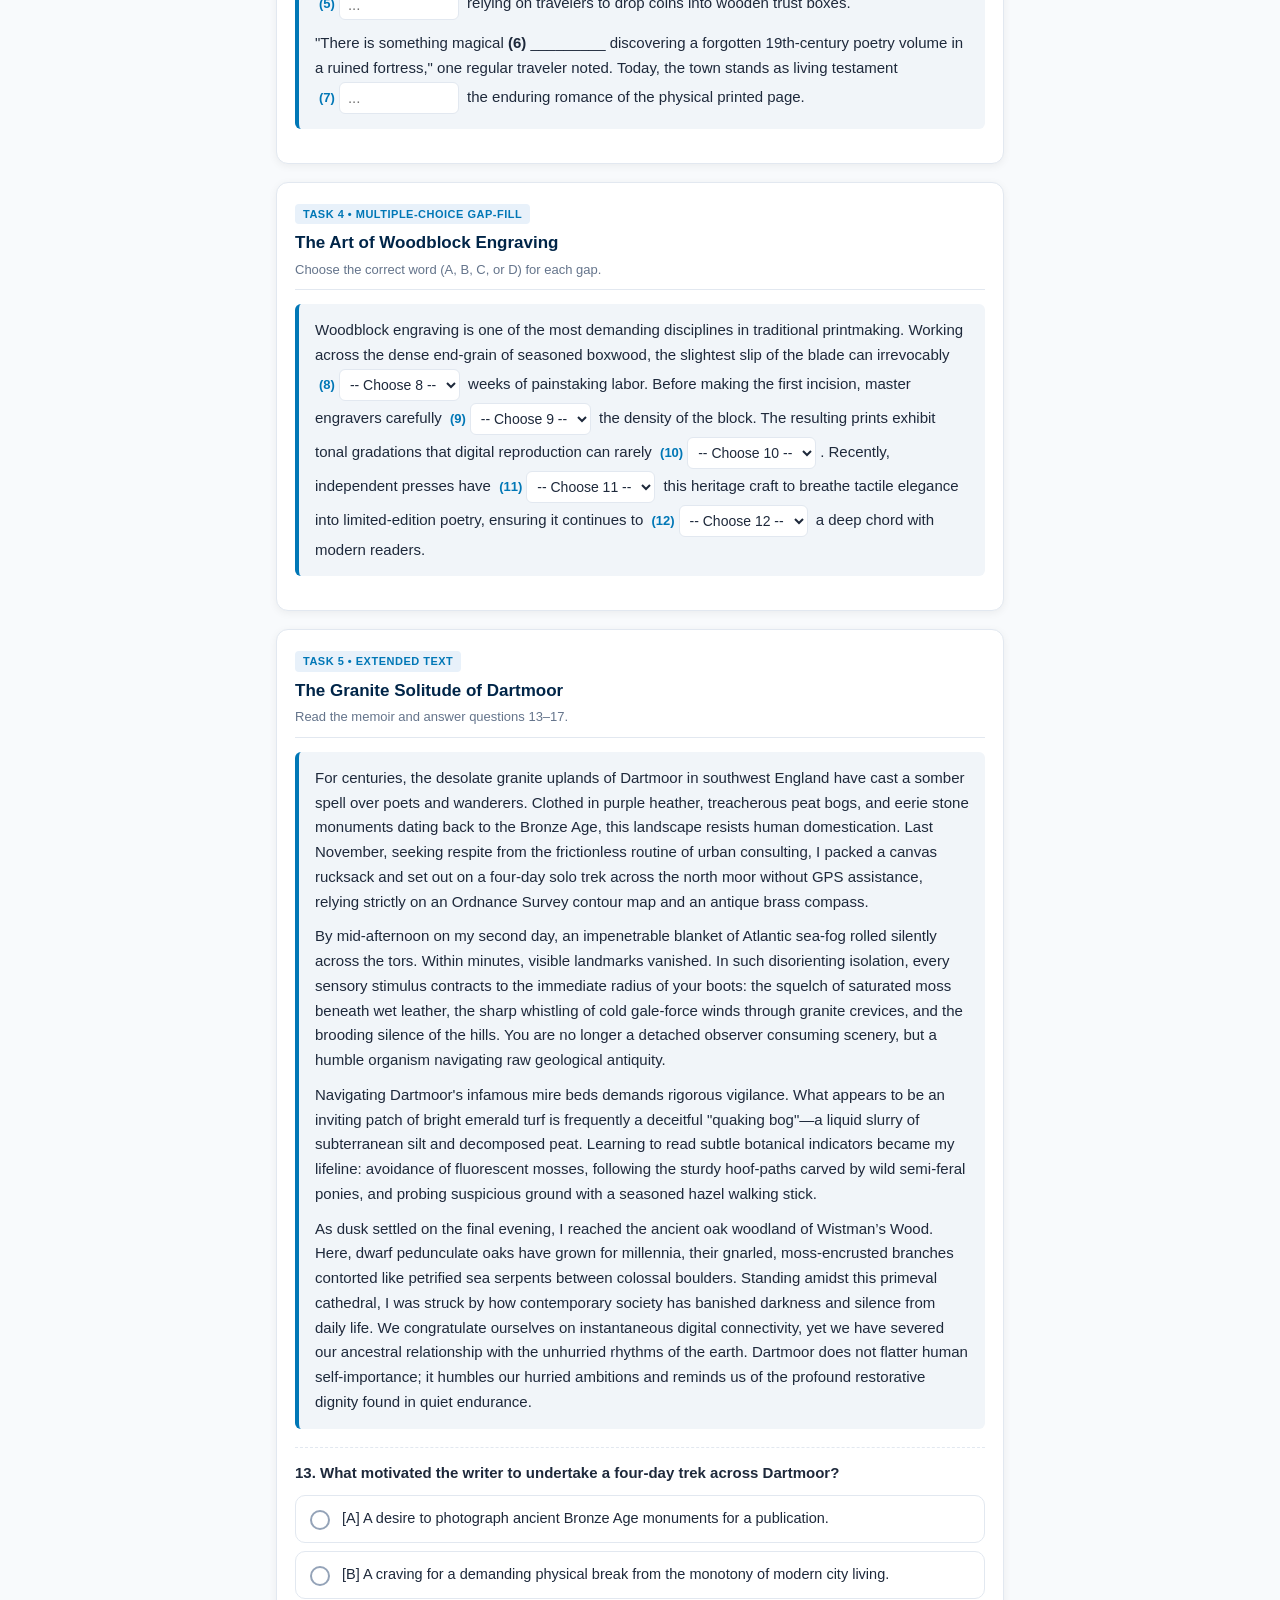
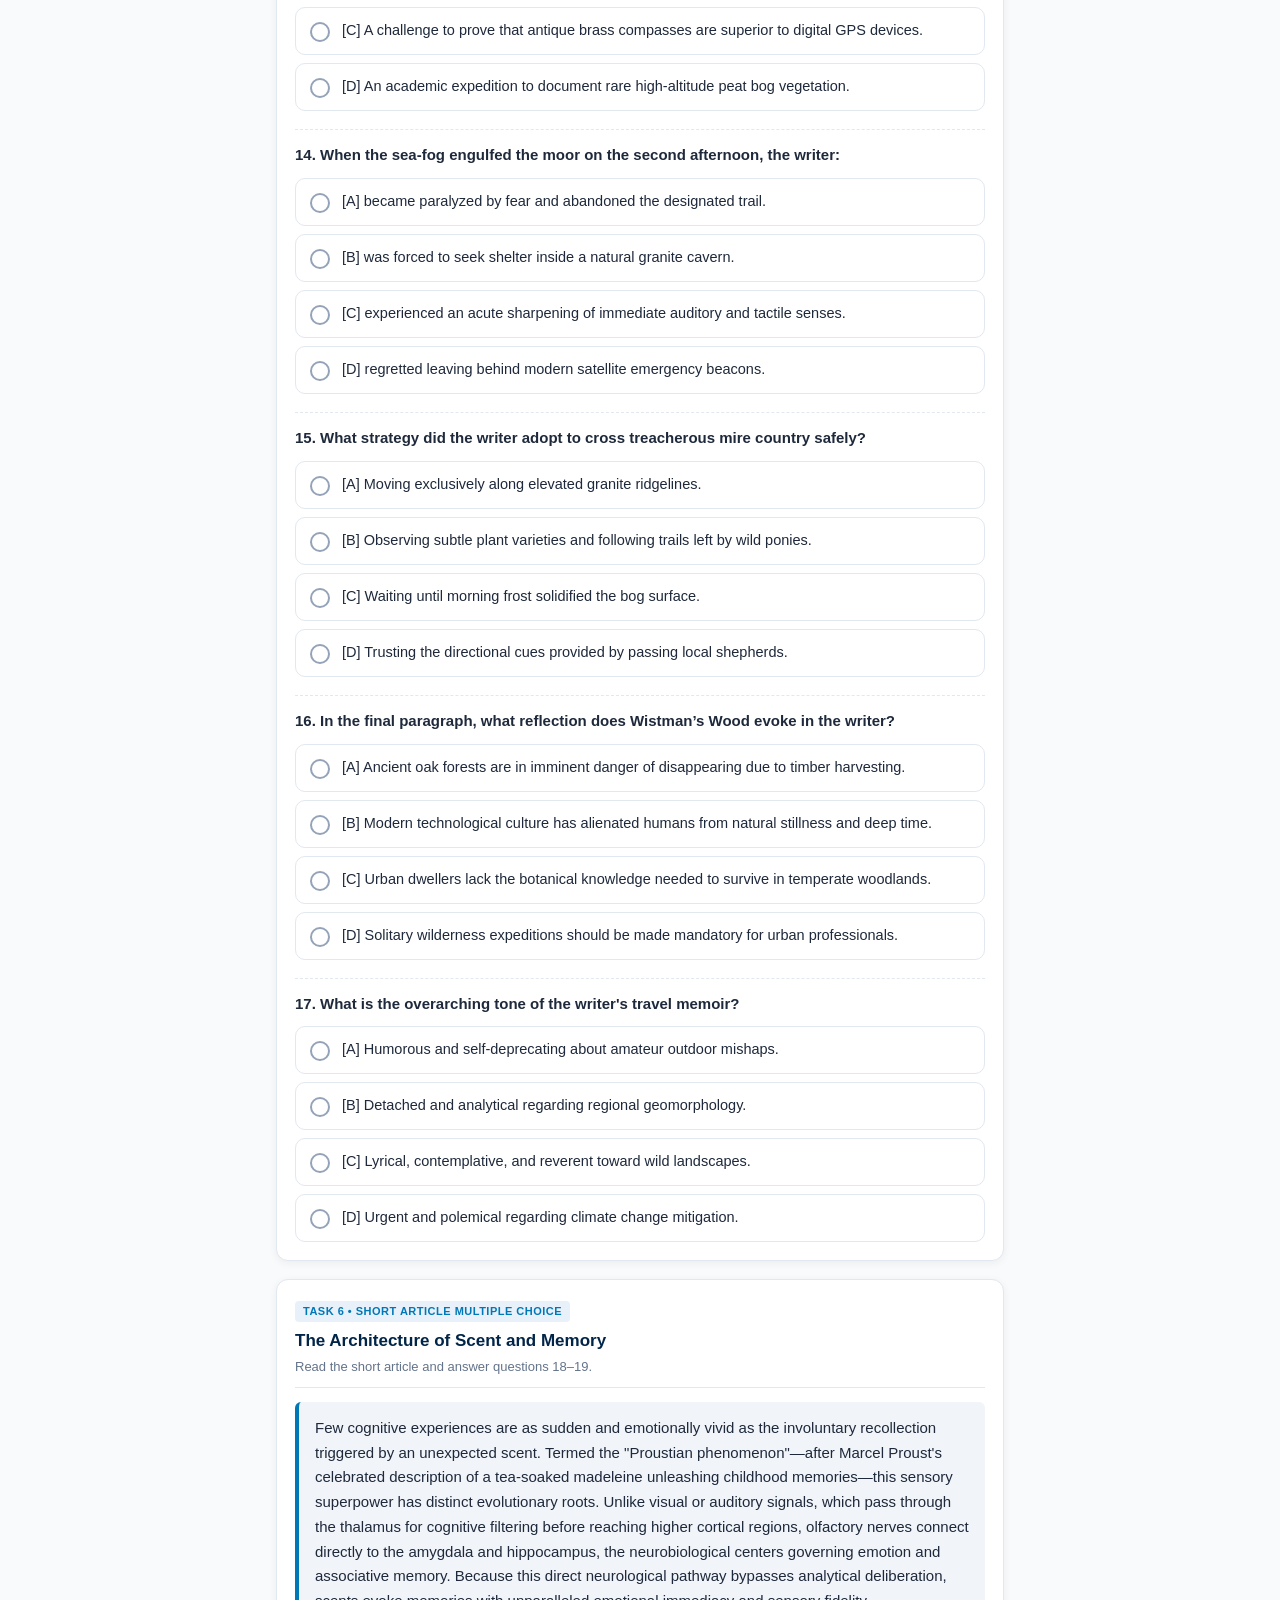
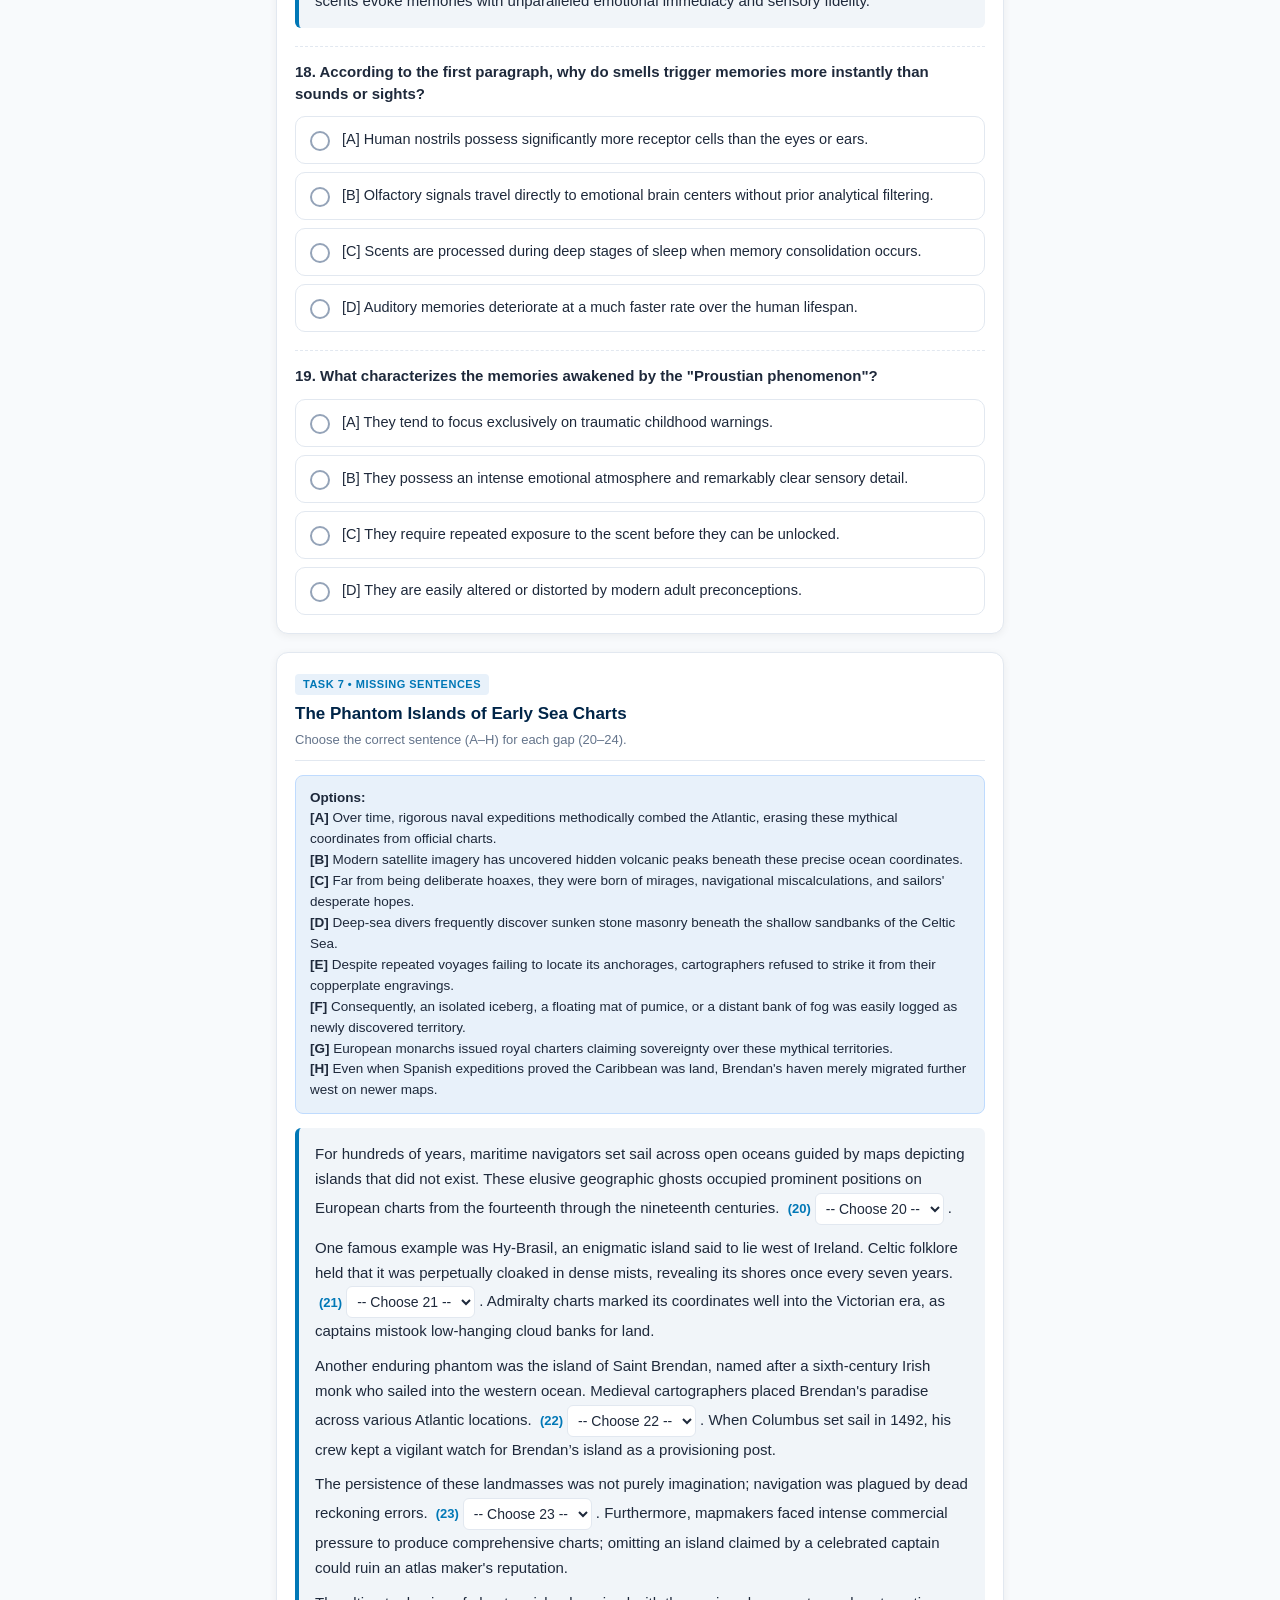
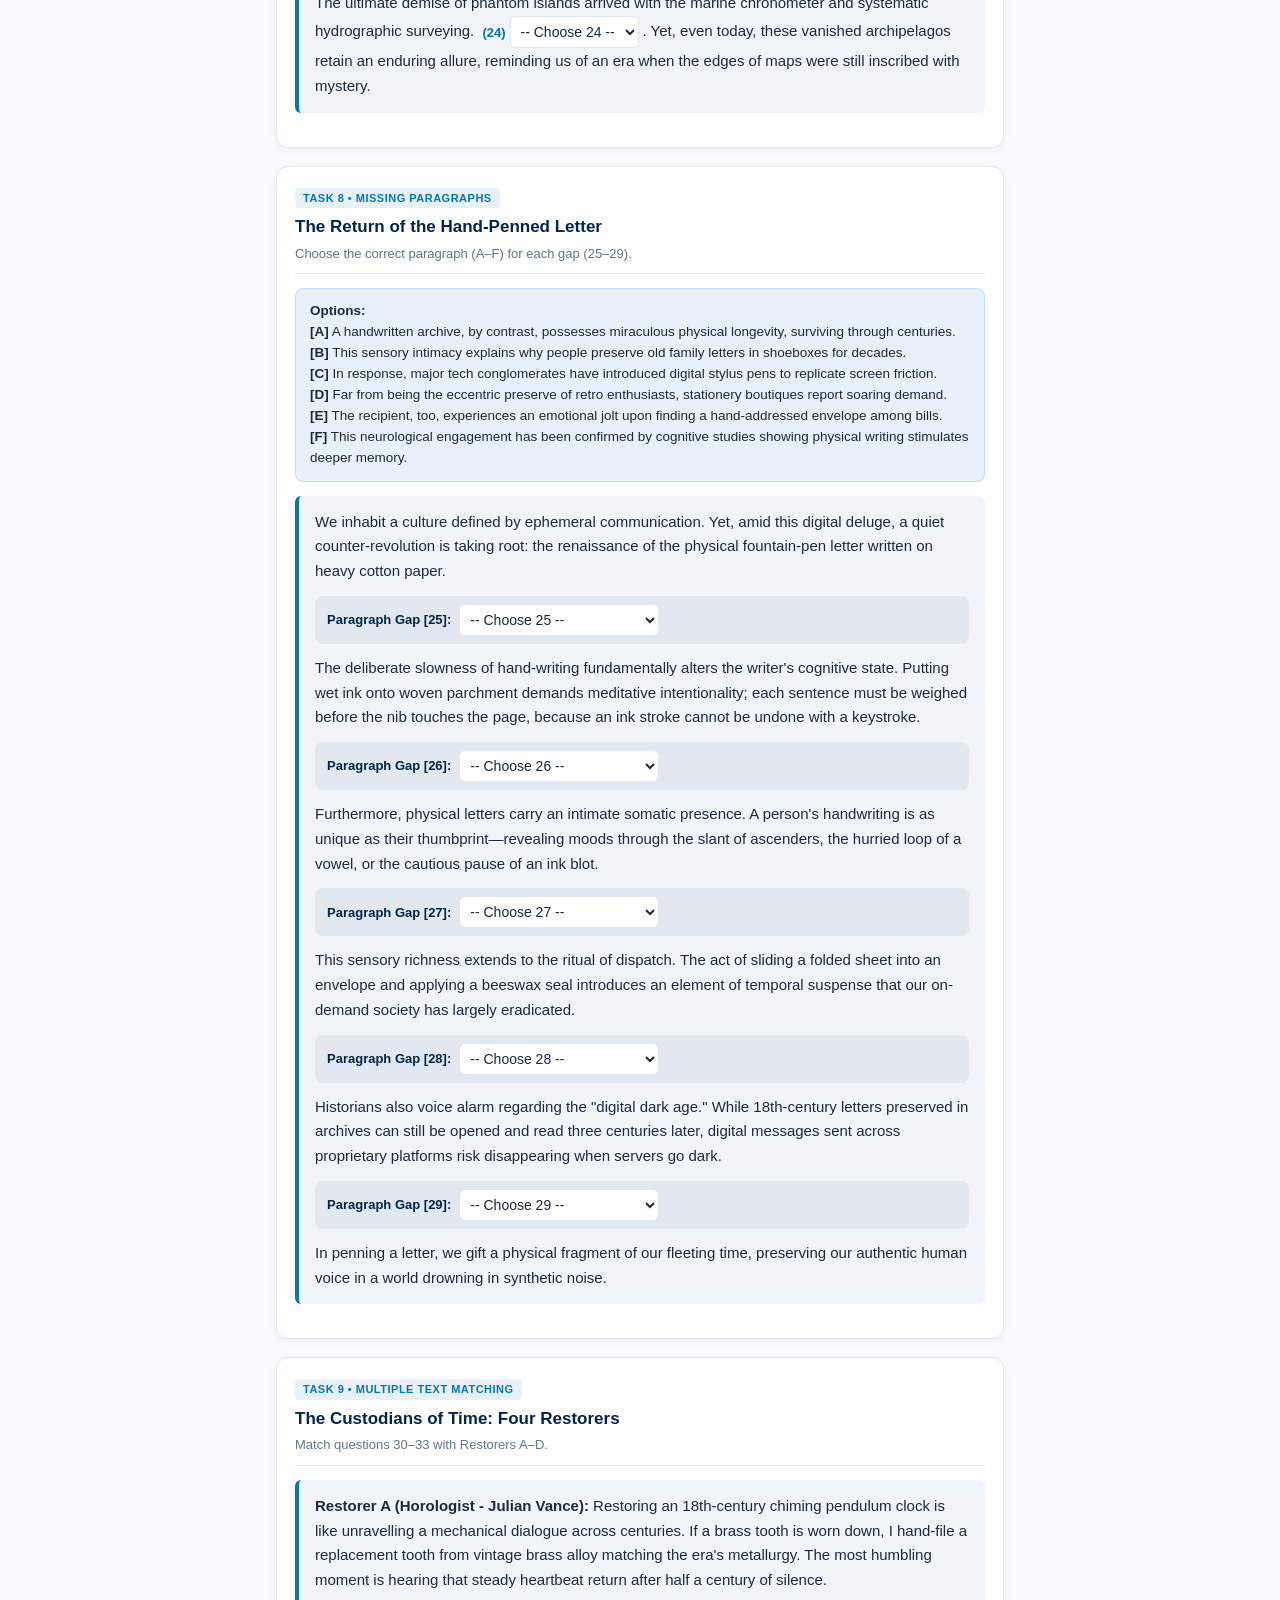
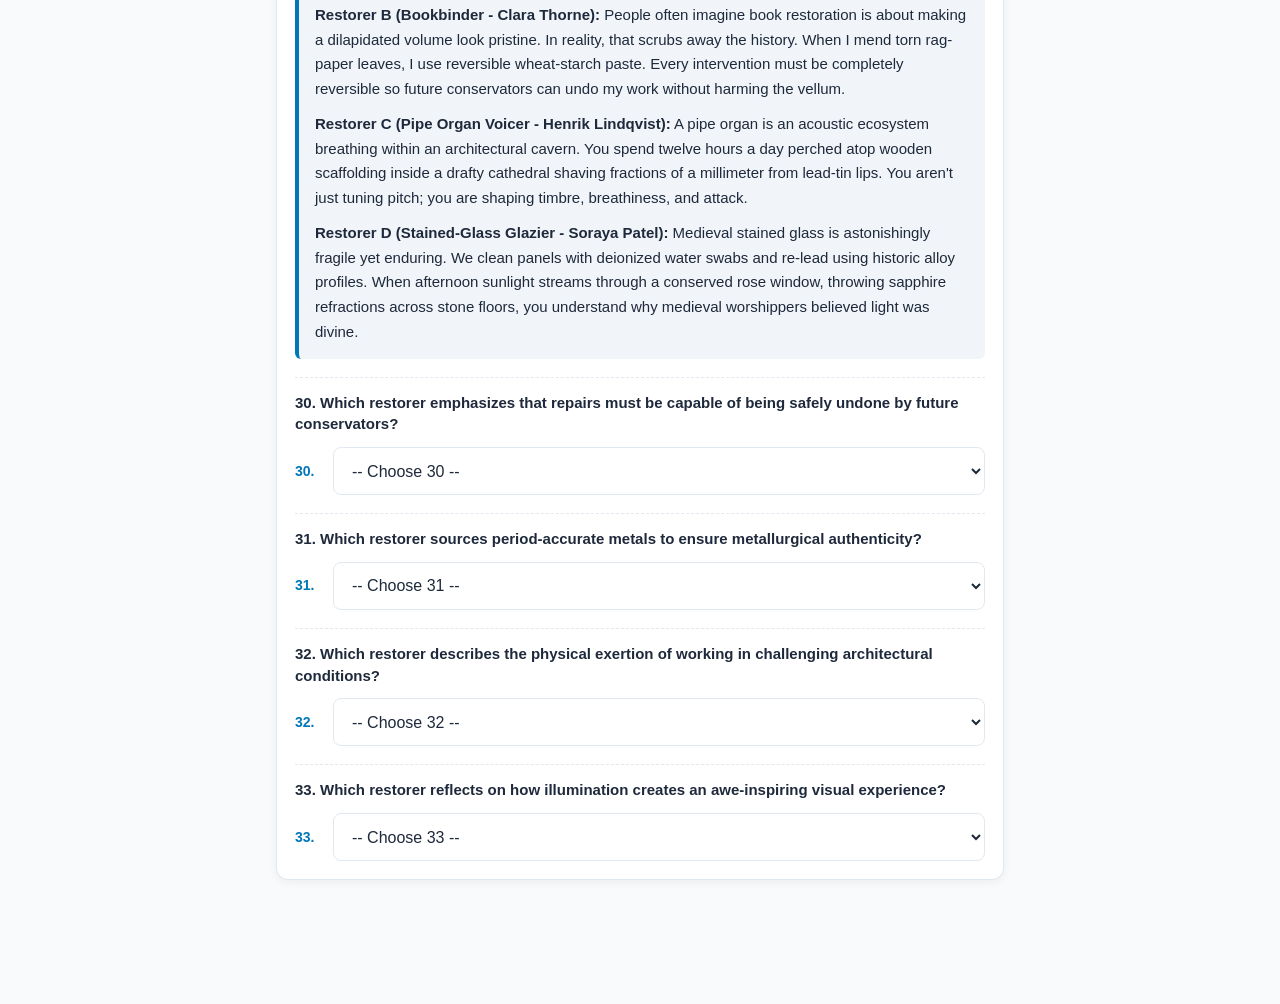
<file: mock_test_2/index.html>
<!DOCTYPE html>
<html lang="en">
<head>
  <meta charset="UTF-8">
  <meta http-equiv="refresh" content="0; url=../test.html?id=2">
  <title>Redirecting to Mock Test 2...</title>
  <script>window.location.replace("../test.html?id=2");</script>
</head>
<body style="font-family:-apple-system,BlinkMacSystemFont,Segoe UI,Roboto,sans-serif; text-align:center; padding:50px 20px; background:#f8fafc; color:#1e293b;">
  <h2>Loading Mock Test 2...</h2>
  <p style="color:#64748b; margin-top:8px;">Redirecting to the test simulator.</p>
  <p style="margin-top:16px;"><a href="../test.html?id=2" style="color:#0077b6; font-weight:600; text-decoration:none;">Click here if not redirected automatically &rarr;</a></p>
</body>
</html>
</file>
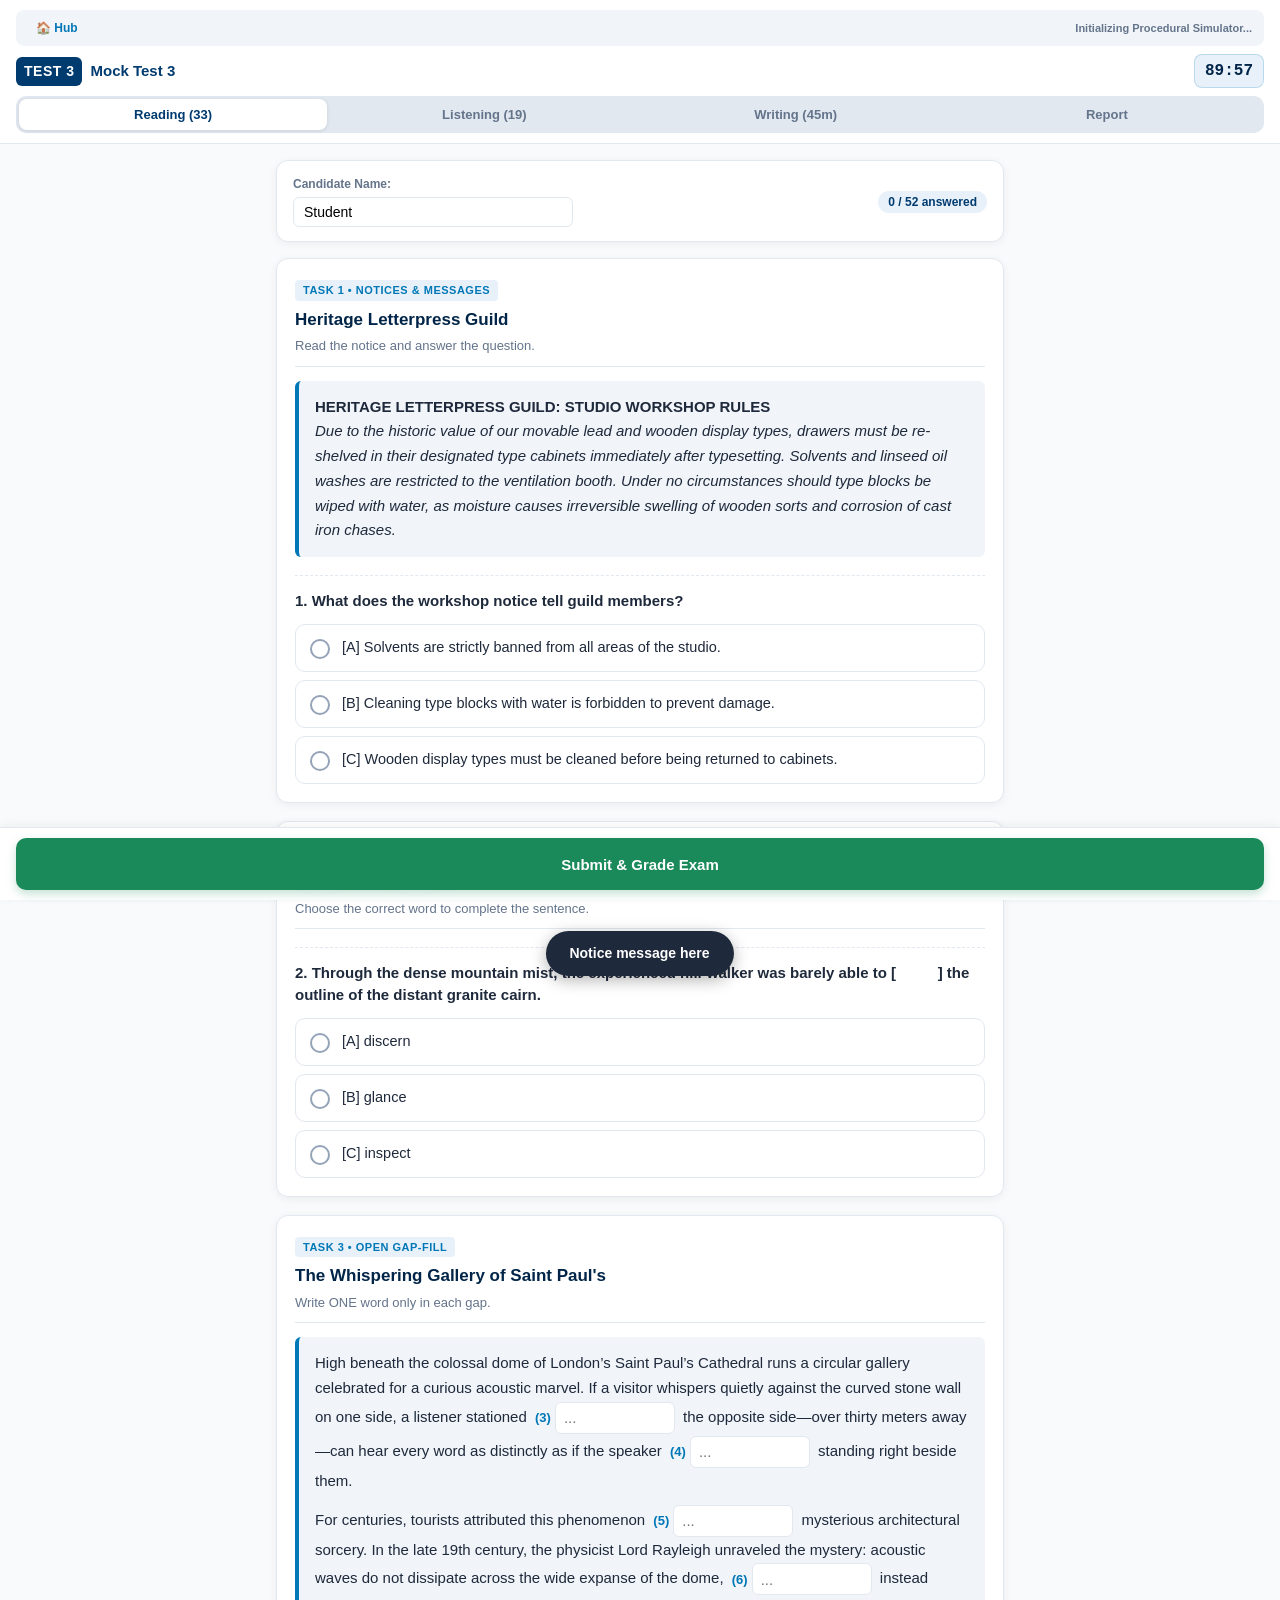
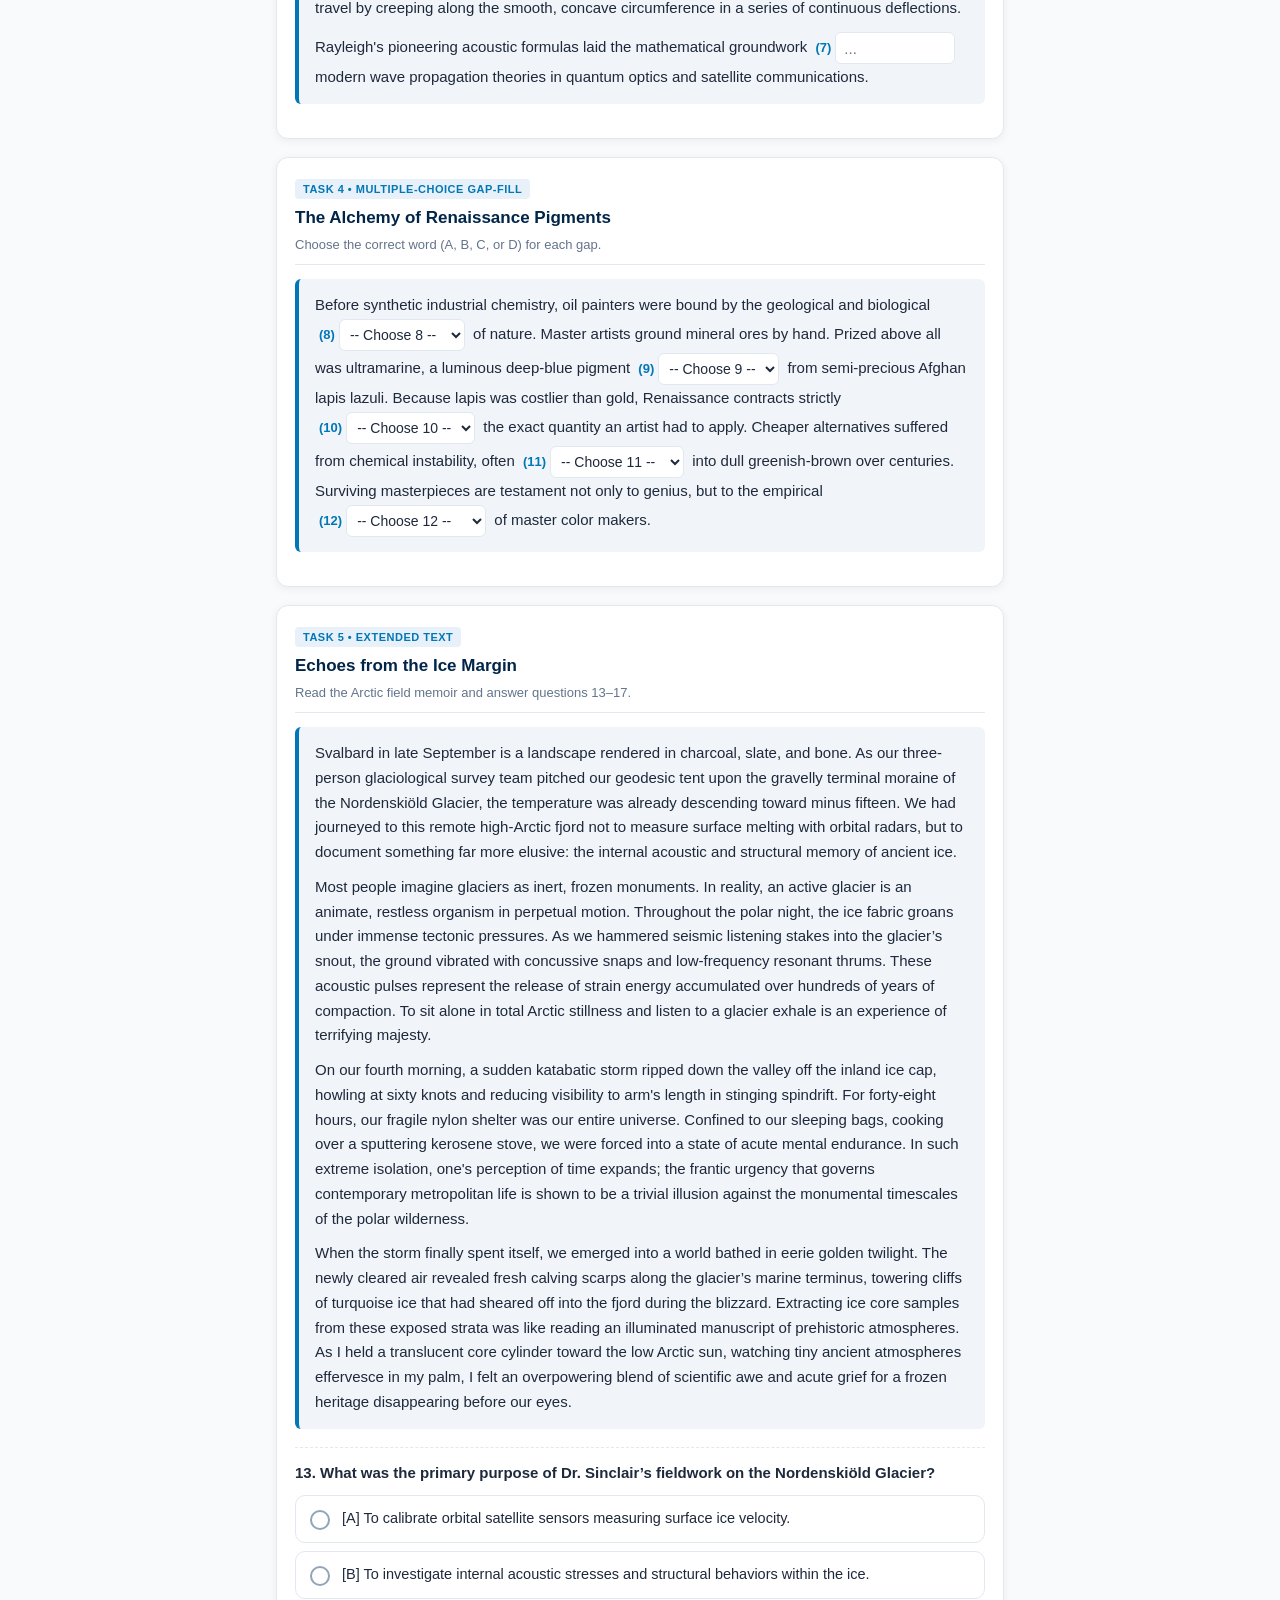
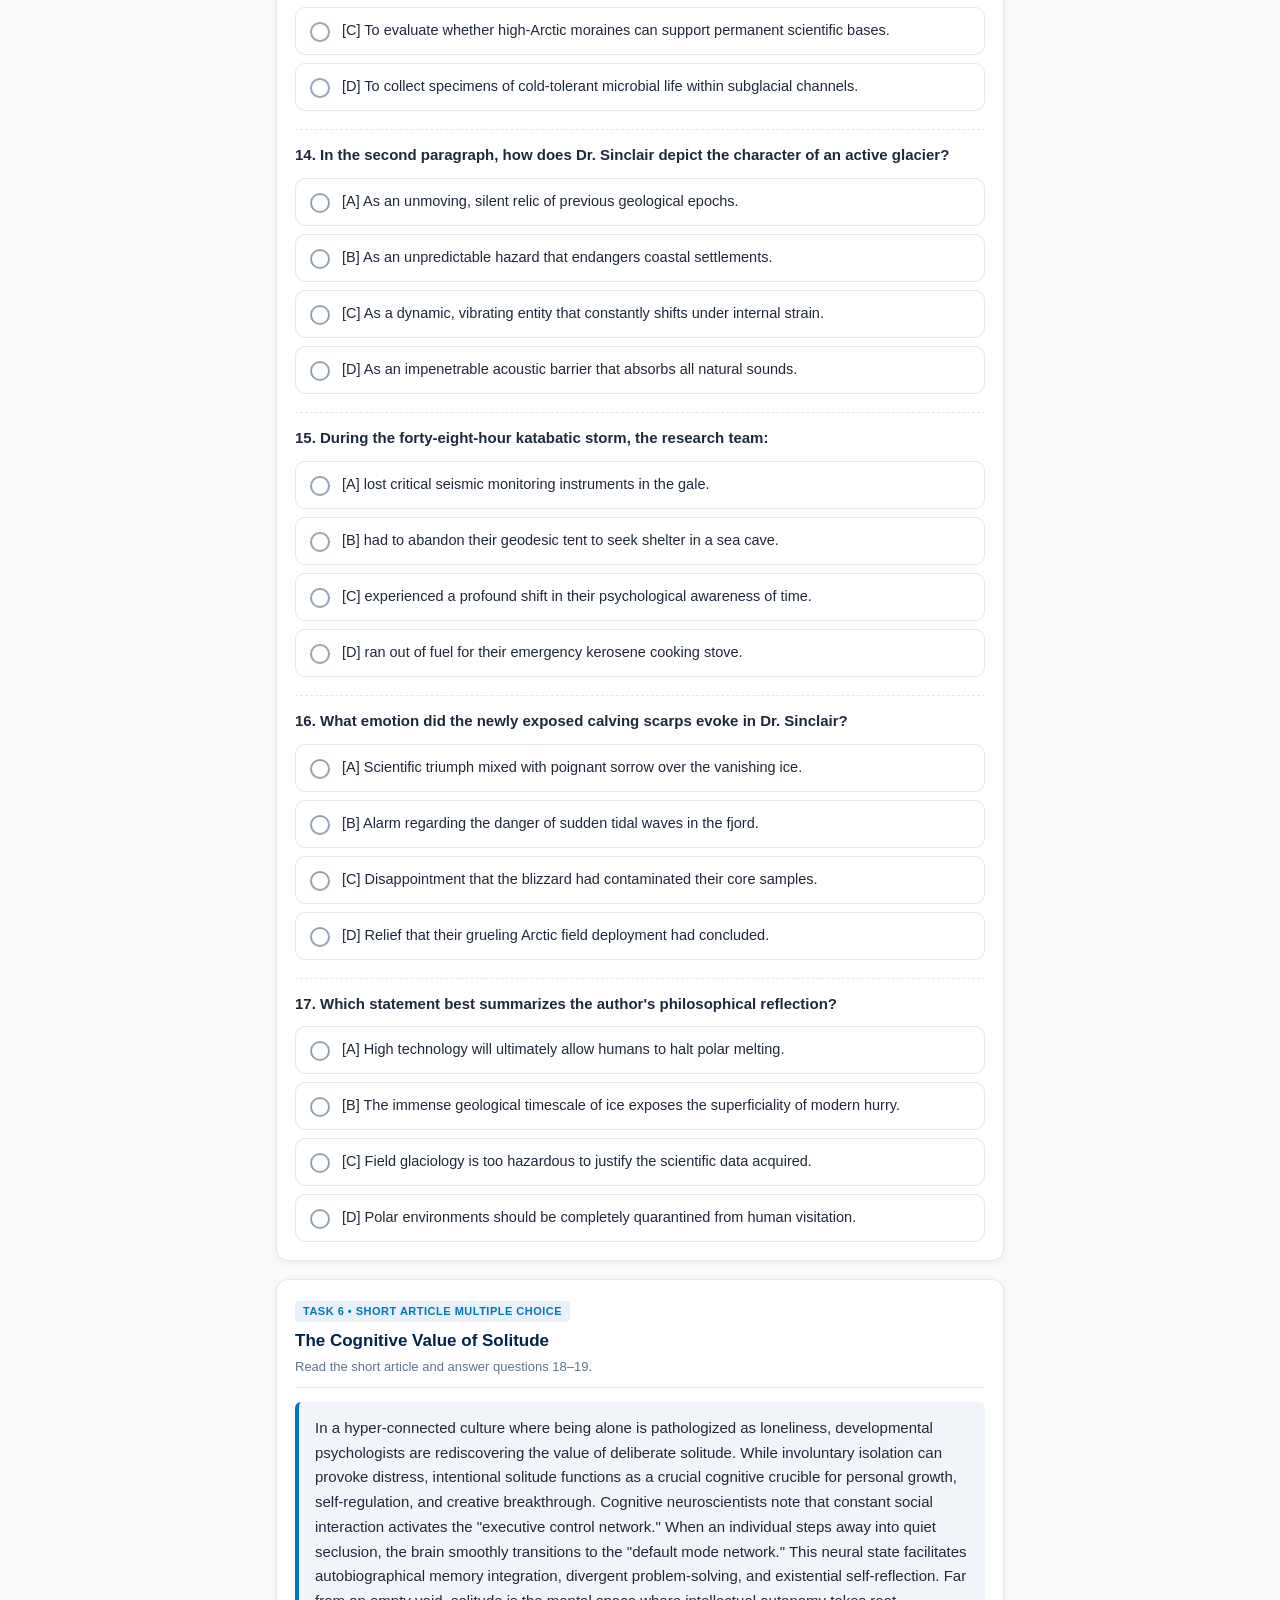
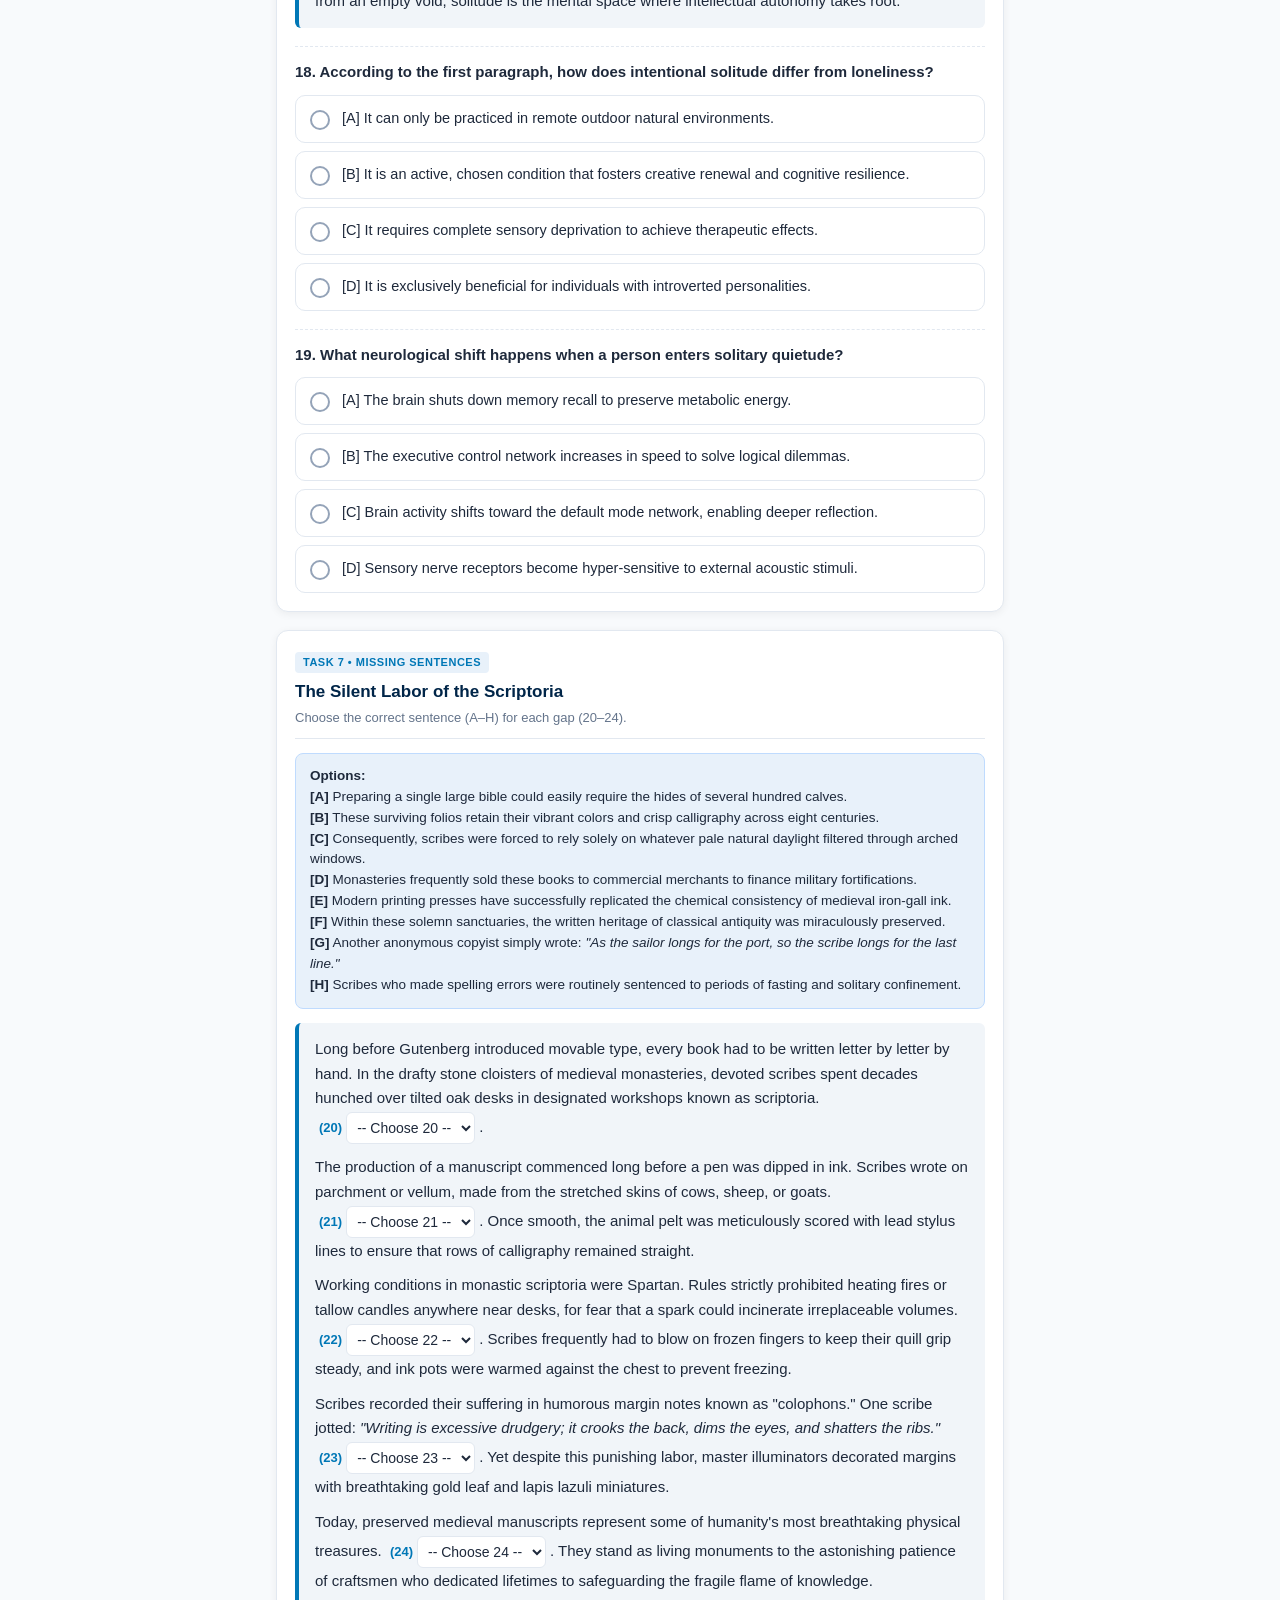
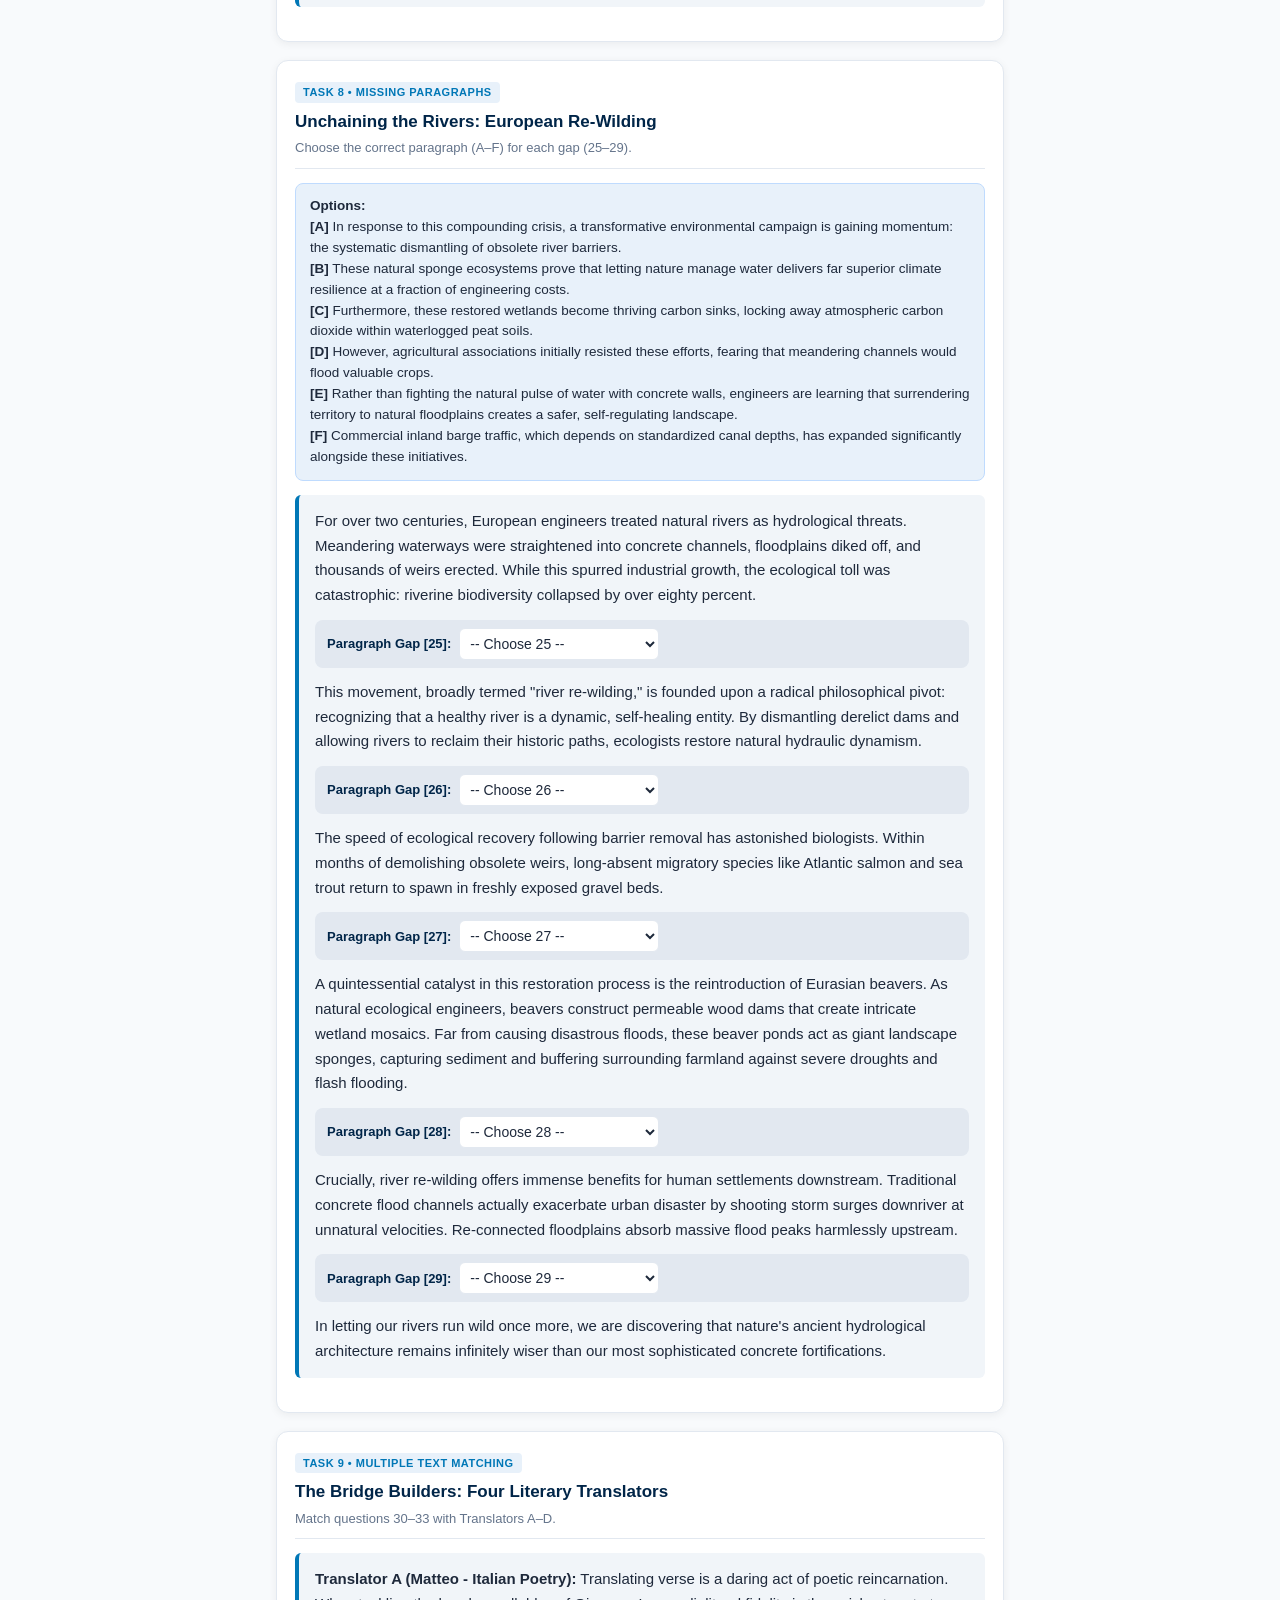
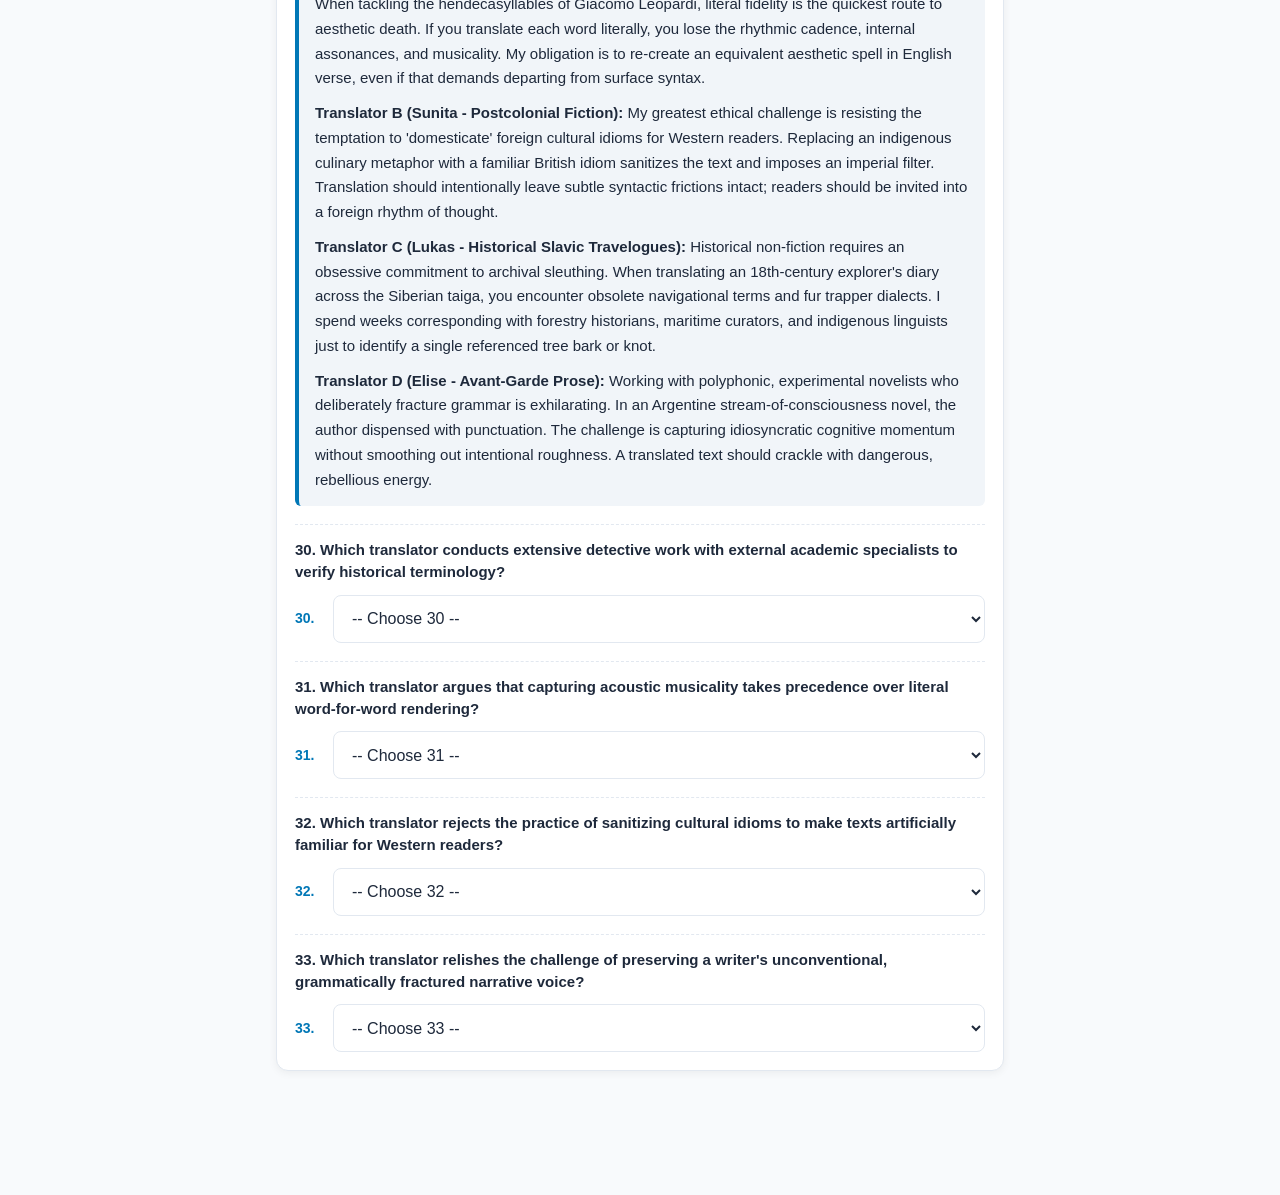
<file: mock_test_3/index.html>
<!DOCTYPE html>
<html lang="en">
<head>
  <meta charset="UTF-8">
  <meta http-equiv="refresh" content="0; url=../test.html?id=3">
  <title>Redirecting to Mock Test 3...</title>
  <script>window.location.replace("../test.html?id=3");</script>
</head>
<body style="font-family:-apple-system,BlinkMacSystemFont,Segoe UI,Roboto,sans-serif; text-align:center; padding:50px 20px; background:#f8fafc; color:#1e293b;">
  <h2>Loading Mock Test 3...</h2>
  <p style="color:#64748b; margin-top:8px;">Redirecting to the test simulator.</p>
  <p style="margin-top:16px;"><a href="../test.html?id=3" style="color:#0077b6; font-weight:600; text-decoration:none;">Click here if not redirected automatically &rarr;</a></p>
</body>
</html>
</file>
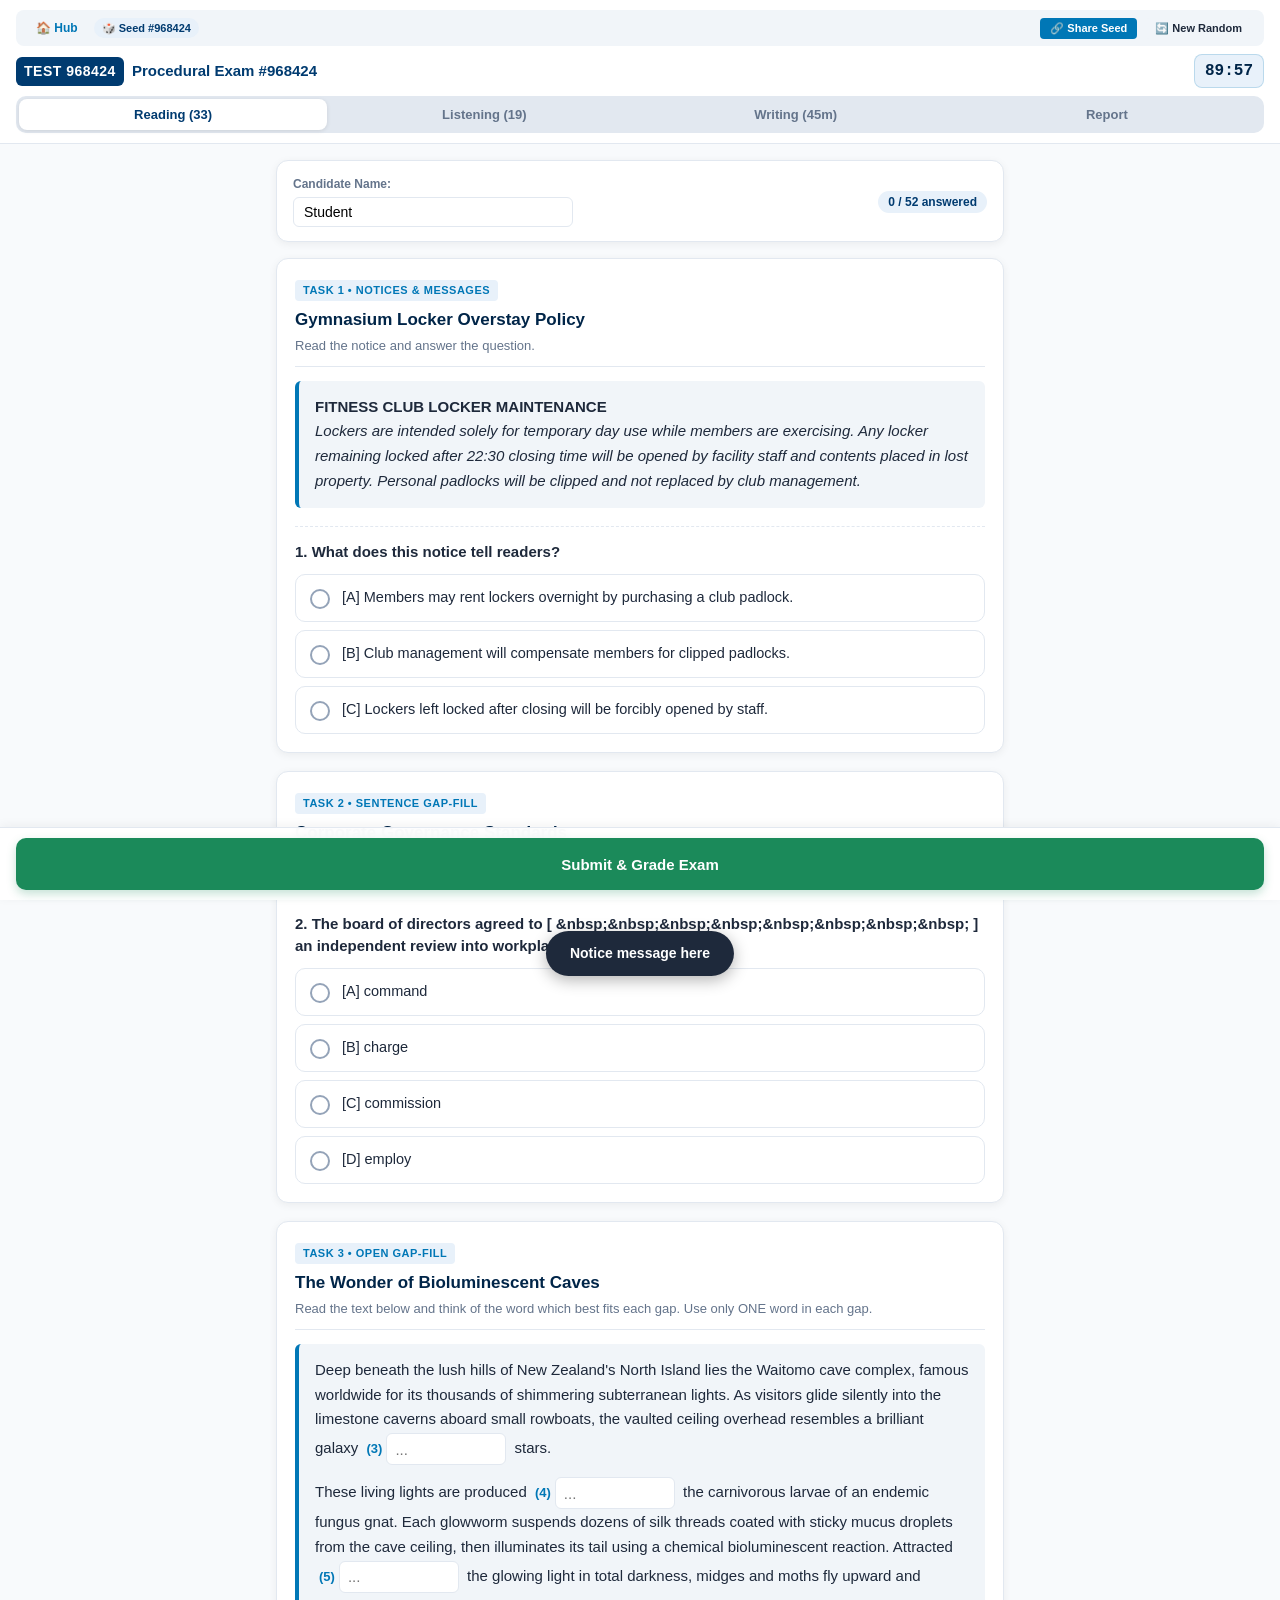
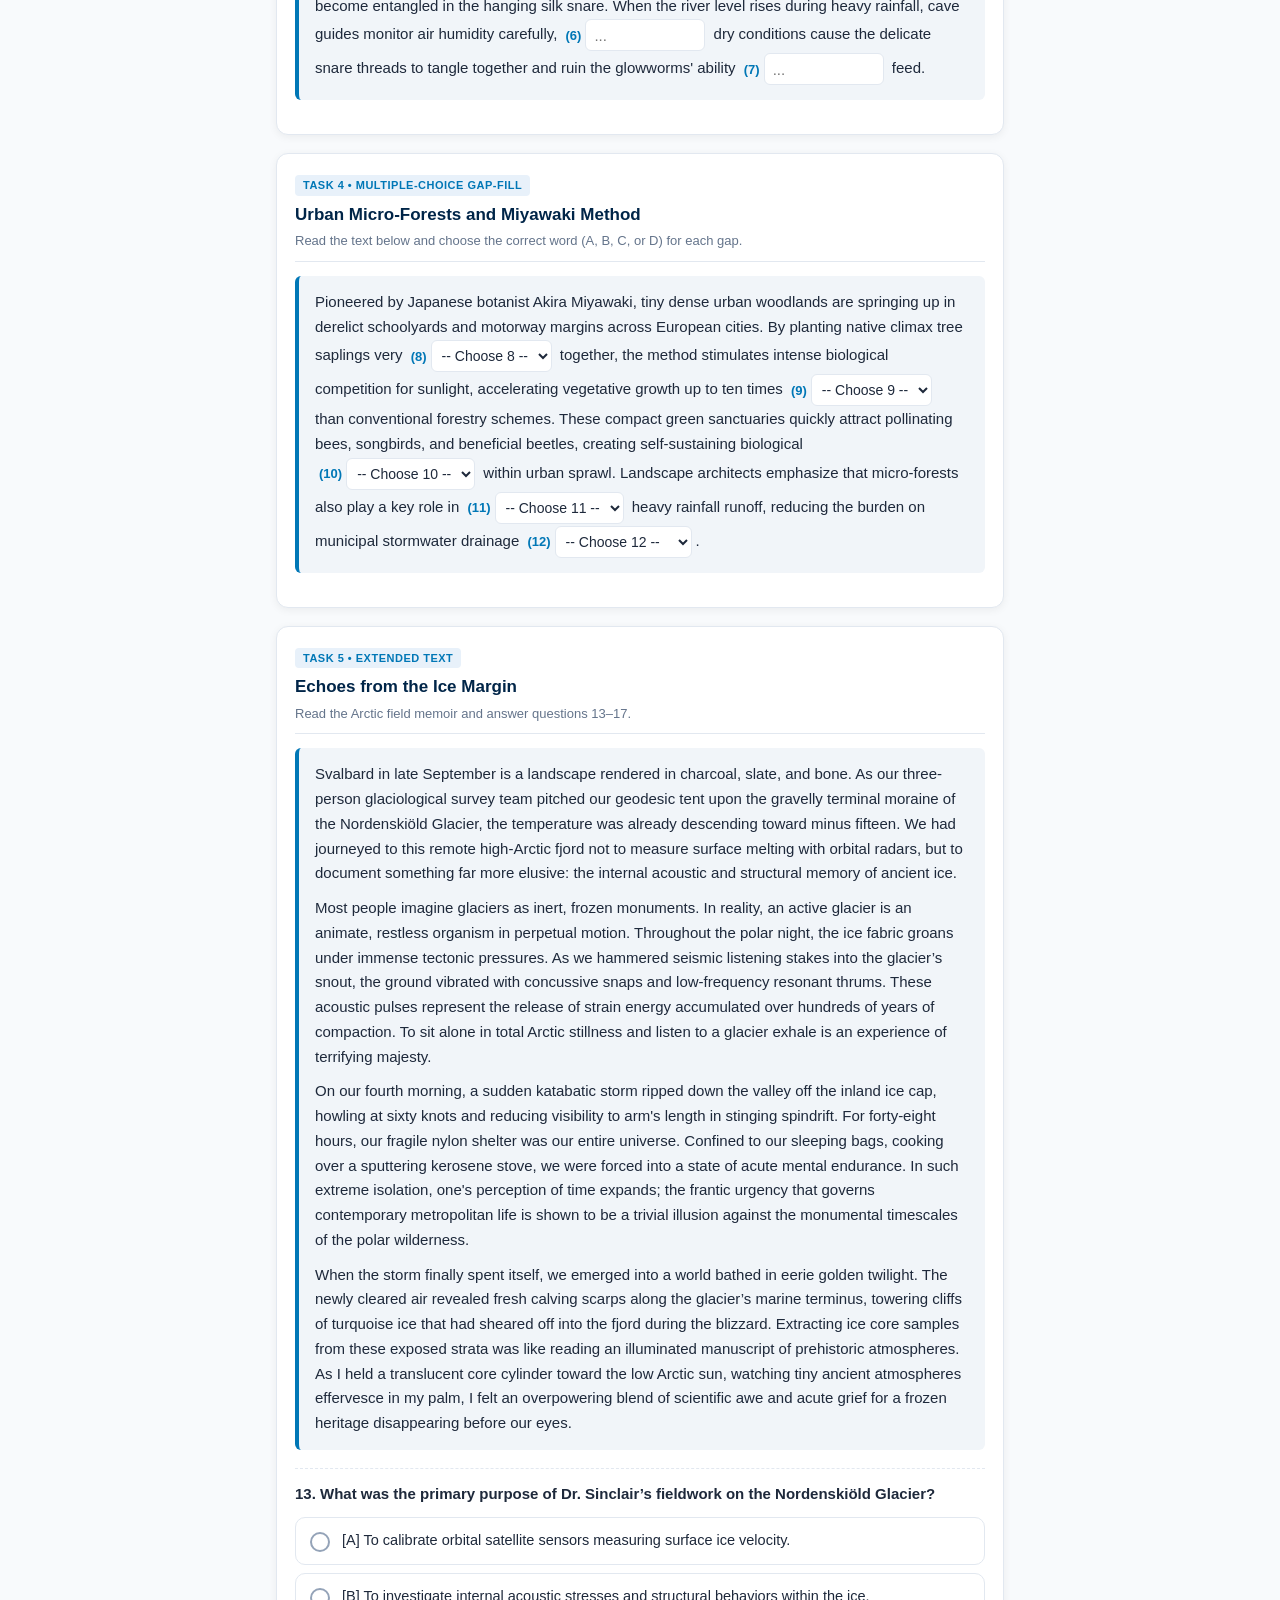
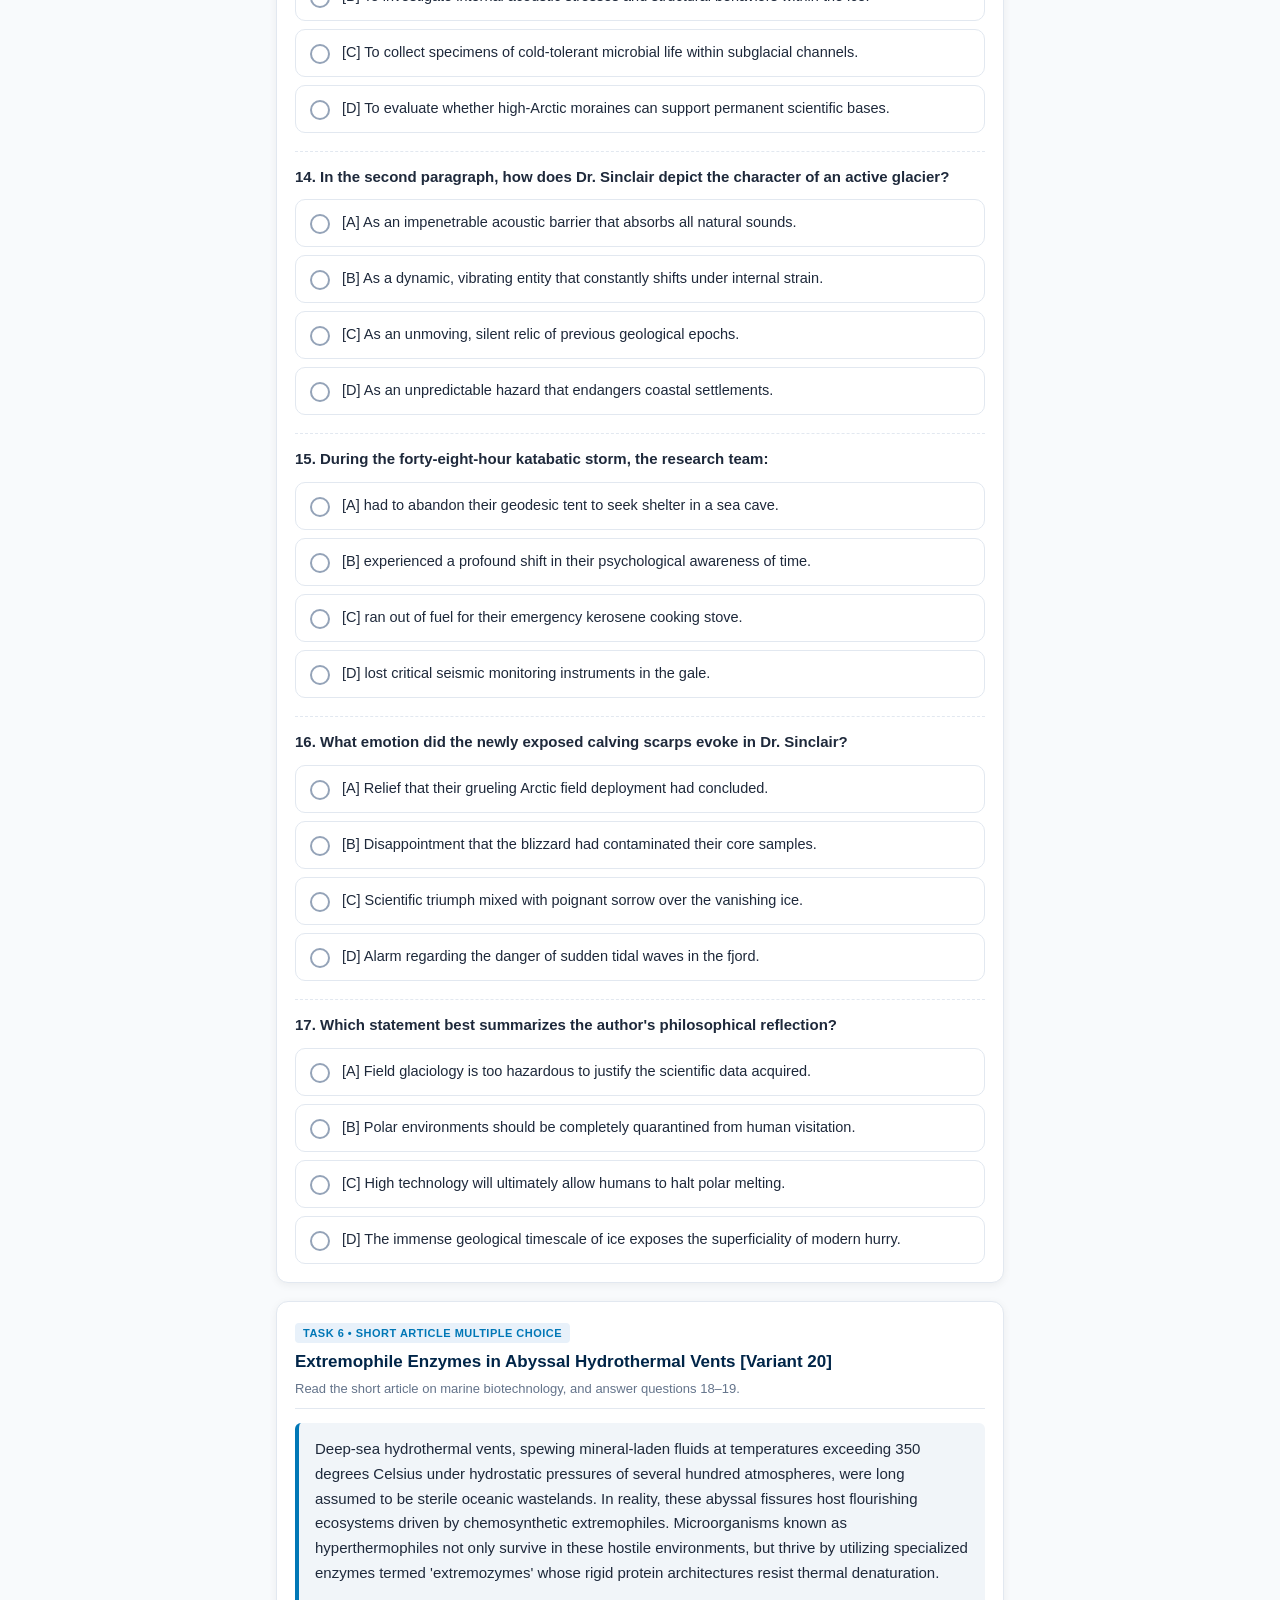
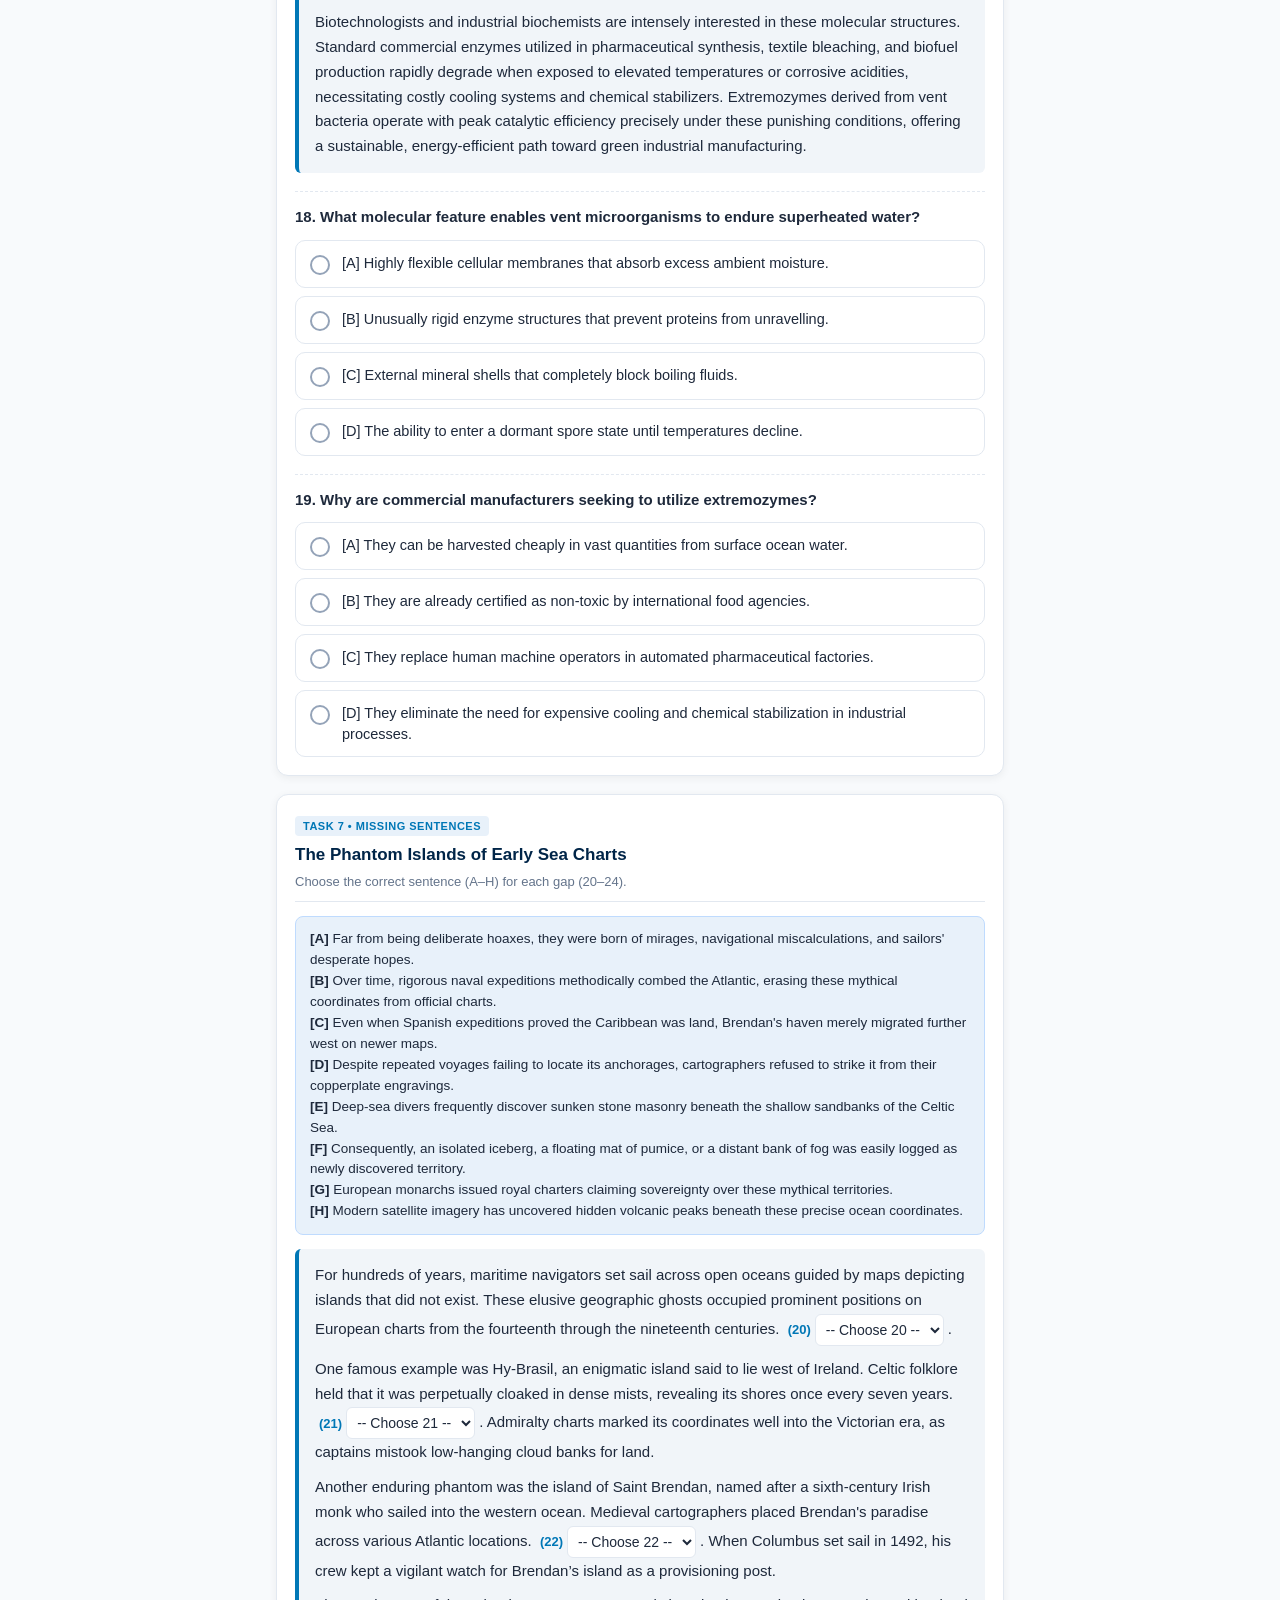
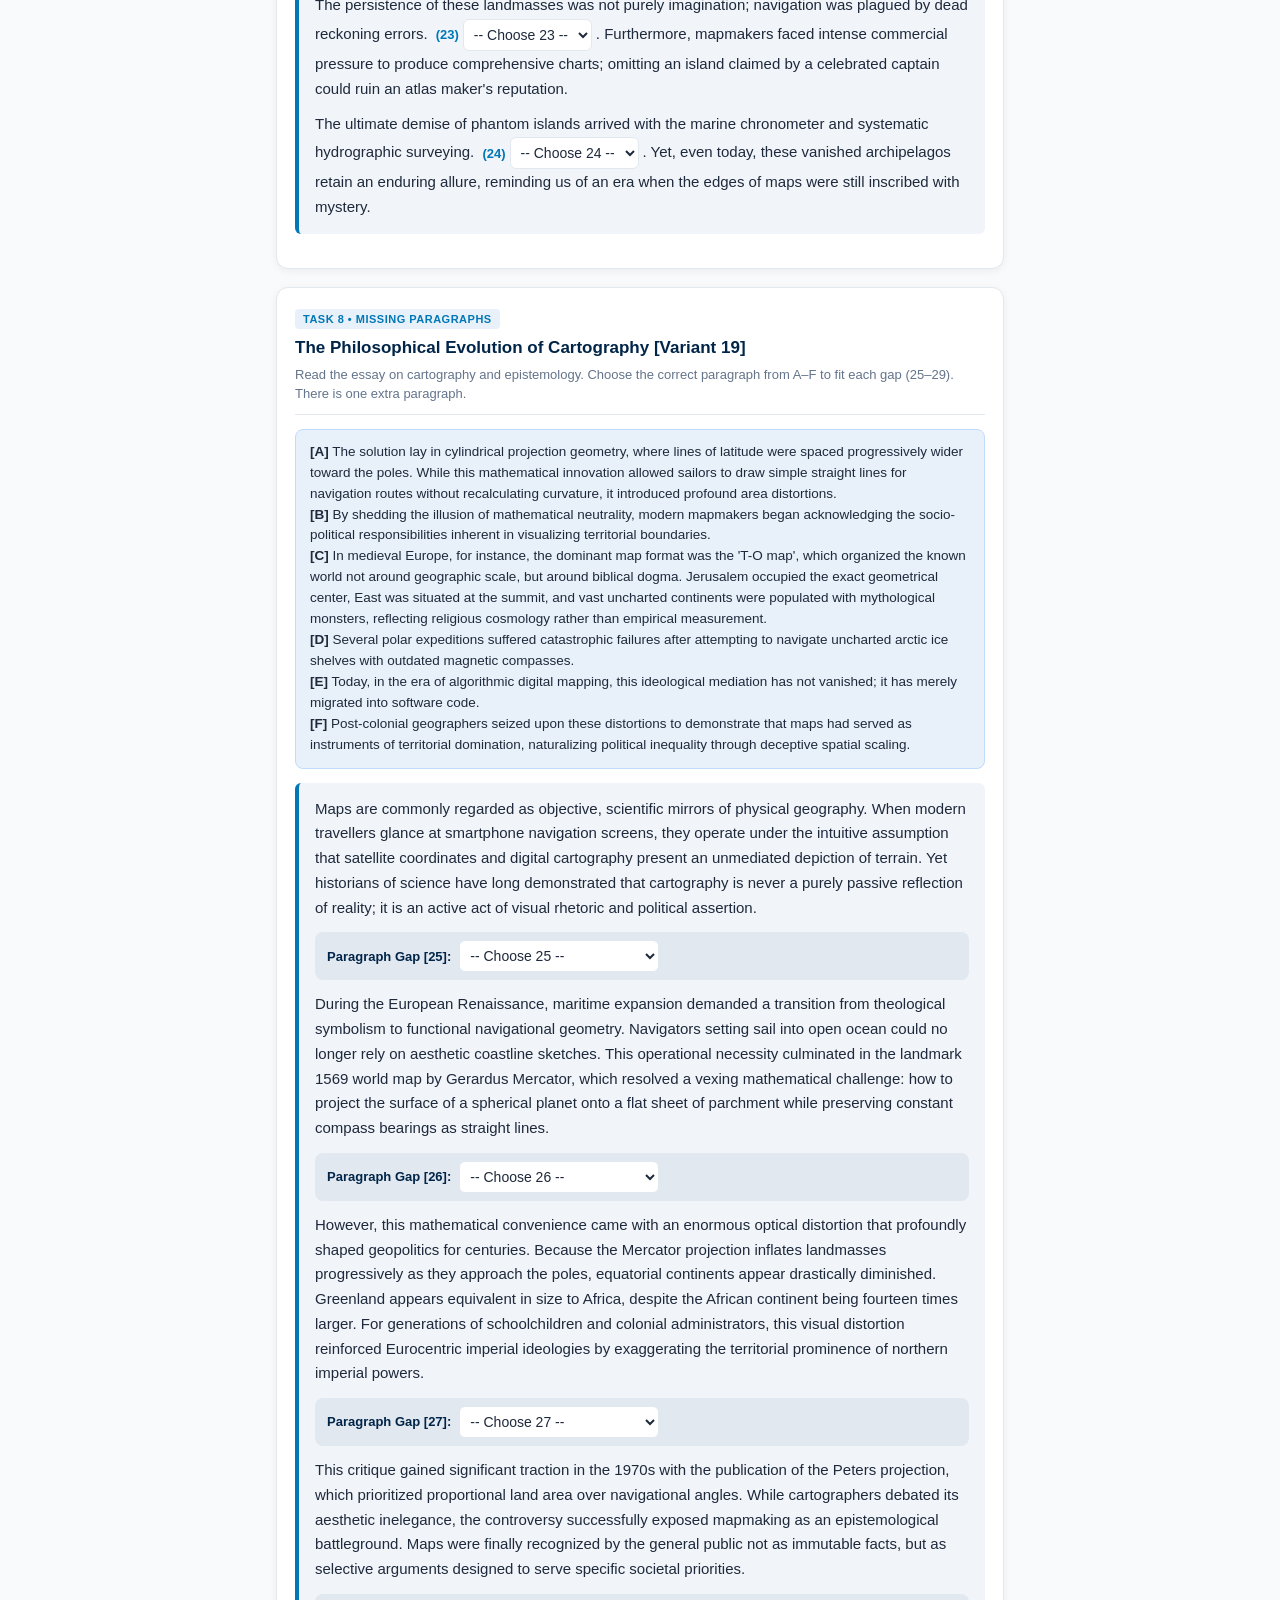
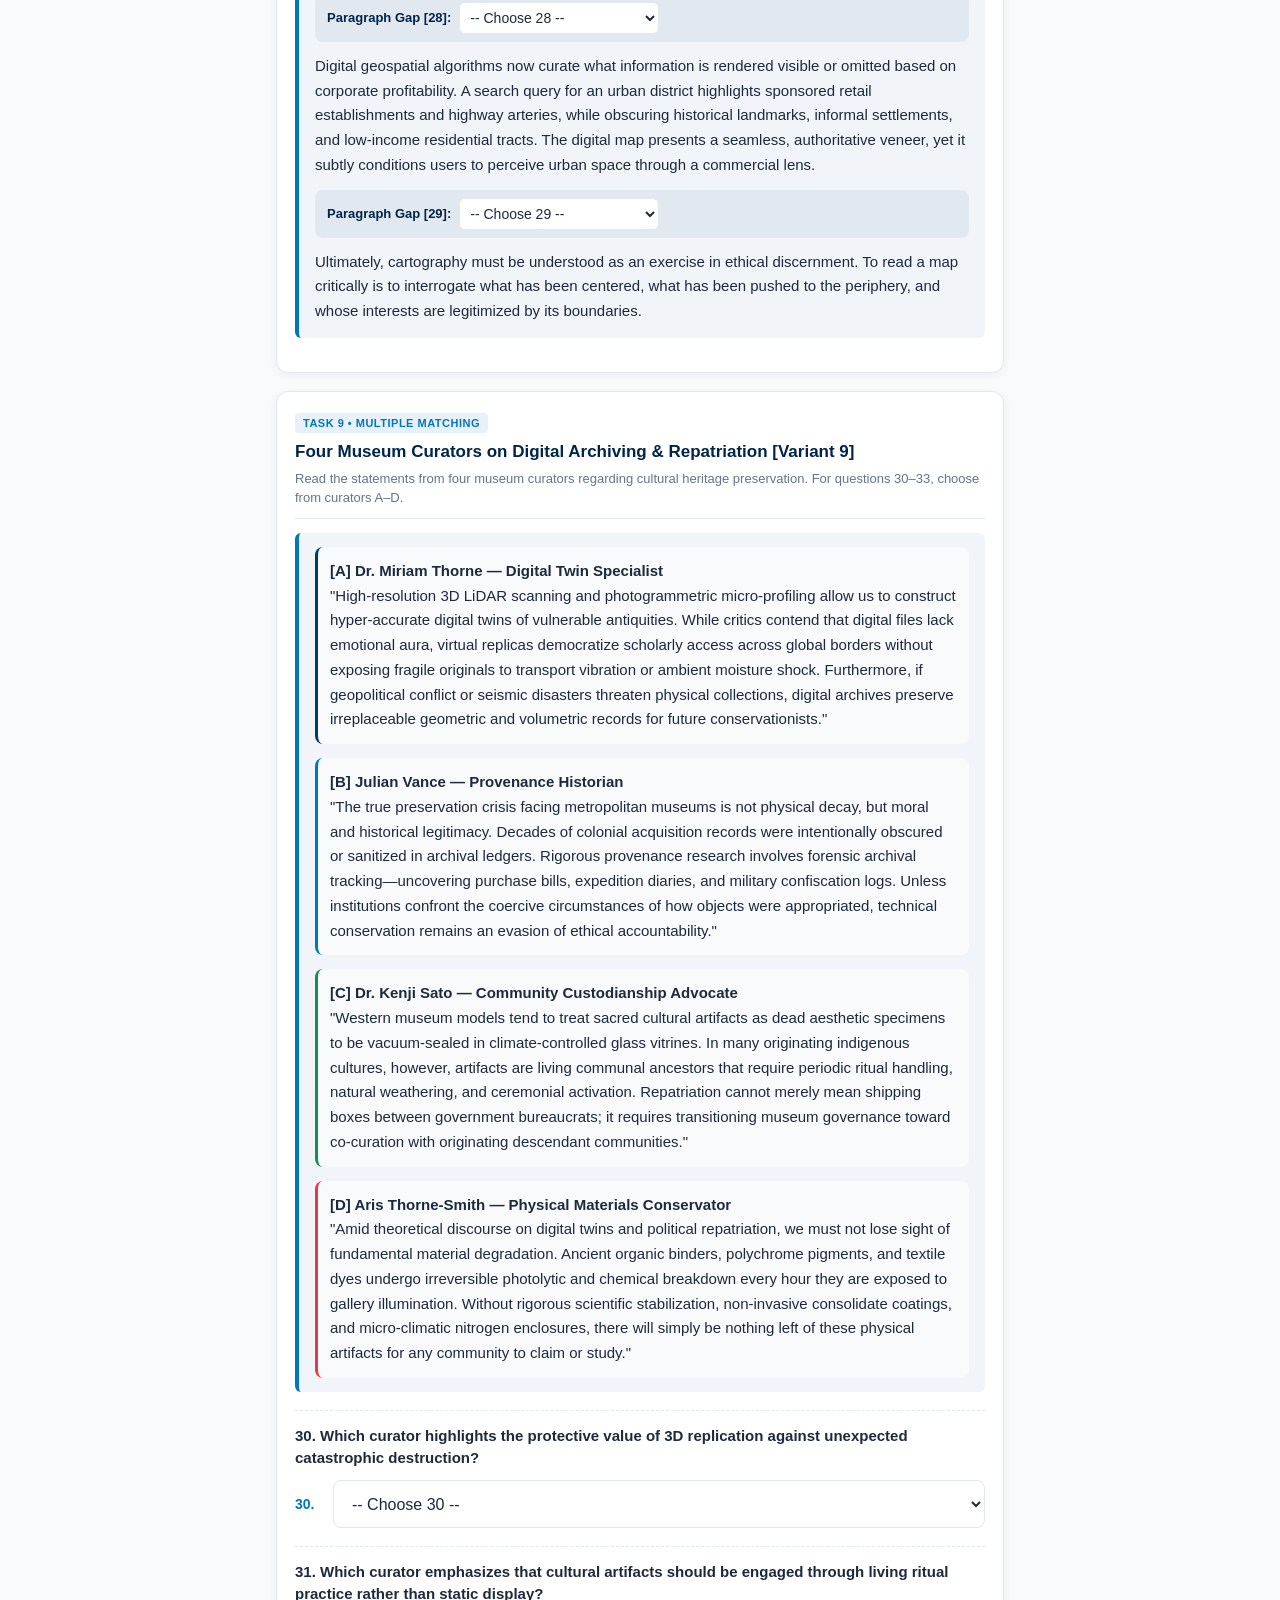
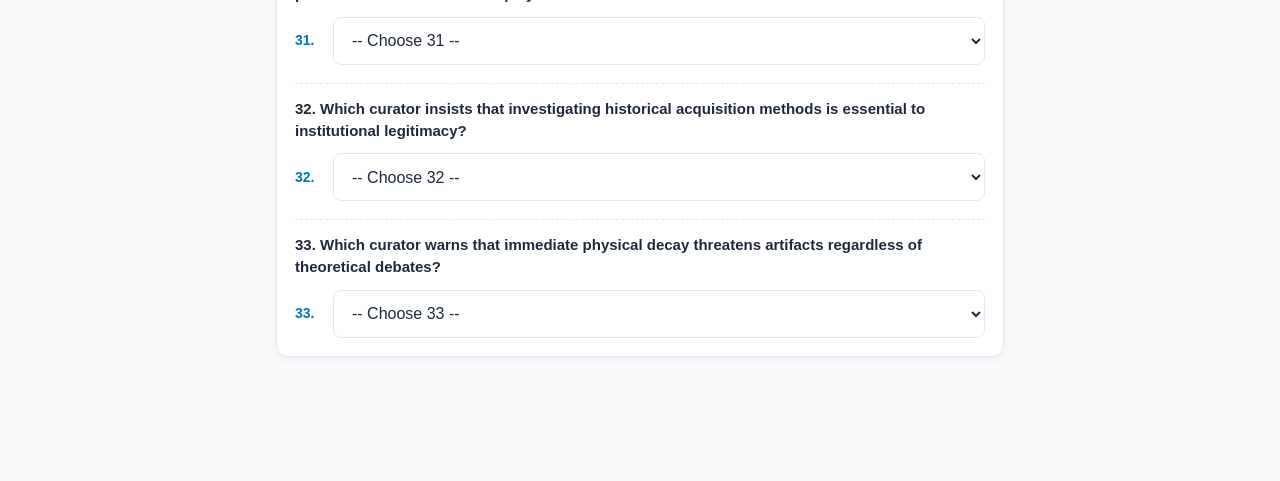
<file: test.html>
<!DOCTYPE html>
<html lang="en">
<head>
  <meta charset="UTF-8">
  <meta name="viewport" content="width=device-width, initial-scale=1.0, maximum-scale=1.0, user-scalable=no, viewport-fit=cover">
  <meta name="apple-mobile-web-app-capable" content="yes">
  <meta name="apple-mobile-web-app-status-bar-style" content="black-translucent">
  <meta name="theme-color" content="#003b70">
  <title>Cambridge English Skills Test (General) Simulator</title>
  <link rel="manifest" href="manifest.json">
  <link rel="apple-touch-icon" href="icons/icon-192.png">
  <link rel="icon" type="image/svg+xml" href="icons/icon.svg">
  <link rel="stylesheet" href="css/style.css">
</head>
<body>

  <!-- Sticky Header -->
  <header>
    <div class="portal-bar" style="display:flex; justify-content:space-between; align-items:center; background:#f1f5f9; padding:6px 12px; border-radius:8px; margin-bottom:8px; font-size:12px; font-weight:600;">
      <a href="index.html" style="color:var(--secondary); text-decoration:none; padding:3px 8px; border-radius:4px; font-weight:700;">&#127968; Hub</a>
      <span style="color:#64748b; font-size:11px;">Initializing Procedural Simulator...</span>
    </div>

    <div class="header-top">
      <div class="logo-badge">
        <span class="badge-icon">TEST</span>
        <span class="badge-title">Cambridge Skills Simulator</span>
      </div>
      <div class="timer-badge" id="examTimer">90:00</div>
    </div>

    <div class="tab-bar">
      <button type="button" class="tab-btn active" onclick="switchSection('reading')">Reading (33)</button>
      <button type="button" class="tab-btn" onclick="switchSection('listening')">Listening (19)</button>
      <button type="button" class="tab-btn" onclick="switchSection('writing')">Writing (45m)</button>
      <button type="button" class="tab-btn" onclick="switchSection('results')">Report</button>
    </div>
  </header>

  <div class="container">

    <!-- Candidate Header Card -->
    <div class="candidate-card" style="display:flex; justify-content:space-between; align-items:center; flex-wrap:wrap; gap:10px;">
      <div style="flex:1; min-width:200px;">
        <label for="candidateName" style="font-size:12px; font-weight:700; color:var(--text-muted); display:block; margin-bottom:4px;">Candidate Name:</label>
        <input type="text" id="candidateName" placeholder="Enter candidate name..." value="Student" style="width:100%; max-width:280px; padding:6px 10px; border:1px solid var(--border); border-radius:6px; font-size:14px;">
      </div>
      <div style="text-align:right;">
        <span class="save-indicator" id="answeredProgress" style="background:#e8f1fa; color:var(--primary); padding:4px 10px; border-radius:12px; font-size:12px; font-weight:700;">0 / 52 answered</span>
      </div>
    </div>

    <!-- ================= SECTION 1: READING ================= -->
    <div id="section-reading" class="section-view active">
      <div style="text-align:center; padding:30px; color:var(--text-muted);">Loading Reading Tasks...</div>
    </div>

    <!-- ================= SECTION 2: LISTENING ================= -->
    <div id="section-listening" class="section-view">
      <div style="text-align:center; padding:30px; color:var(--text-muted);">Loading Listening Tasks...</div>
    </div>

    <!-- ================= SECTION 3: WRITING ================= -->
    <div id="section-writing" class="section-view">
      <div style="text-align:center; padding:30px; color:var(--text-muted);">Loading Writing Tasks...</div>
    </div>

    <!-- ================= SECTION 4: RESULTS & REPORT ================= -->
    <div id="section-results" class="section-view">
      
      <div class="score-card">
        <div style="font-size: 13px; font-weight: 700; color: var(--text-muted); text-transform: uppercase; margin-bottom: 4px;">Diagnostic Assessment</div>
        <div class="cefr-badge" id="report_cefr">--</div>
        <h2 id="report_cefr_title" style="font-size: 20px; color: var(--primary-dark); margin-bottom: 12px;">Complete Test to View CEFR Profile</h2>
        
        <div class="score-summary">
          <div class="score-sub-box">
            <div class="val" id="report_reading_score">0 / 33</div>
            <div class="lbl">Reading</div>
          </div>
          <div class="score-sub-box">
            <div class="val" id="report_listening_score">0 / 19</div>
            <div class="lbl">Listening</div>
          </div>
          <div class="score-sub-box">
            <div class="val" id="report_total_score">0 / 52</div>
            <div class="lbl">Combined</div>
          </div>
        </div>

        <div class="feedback-box" id="report_feedback">
          Submit your answers from the Reading and Listening sections to calculate your empirical CEFR grade and view the coach rationale for every question.
        </div>
      </div>

      <!-- Writing Diagnostic & Evaluation Section -->
      <div id="writing_eval_section" style="margin-bottom: 24px;"></div>

      <!-- Action Buttons to Share with Coach -->
      <div class="action-bar" style="margin-bottom: 24px; display:flex; gap:10px; flex-wrap:wrap;">
        <button type="button" class="btn btn-primary" onclick="copyFullCoachReport()">Copy Full Coach Report to Clipboard</button>
        <button type="button" class="btn btn-secondary" onclick="copyWritingOnly()">Copy Writing Only</button>
        <button type="button" class="btn btn-secondary" onclick="downloadReportTxt()">Download Report as Text File</button>
        <button type="button" class="btn" style="background:#fee2e2; color:#dc2626;" onclick="resetExam()">Retake Exam</button>
      </div>

      <!-- Item by Item Review List -->
      <h3 style="margin-bottom: 14px; font-size: 18px; color: var(--primary-dark);">Item-by-Item Analysis & Coach Rationale</h3>
      <div id="review_list">
        <!-- Rendered by JS -->
      </div>
    </div>

  </div>

  <!-- Bottom Floating Action Bar for Submission -->
  <div style="position:fixed; bottom:0; left:0; right:0; background:rgba(255,255,255,0.95); backdrop-filter:blur(8px); border-top:1px solid var(--border); padding:10px 16px; display:flex; justify-content:center; gap:12px; z-index:90; box-shadow:0 -2px 10px rgba(0,0,0,0.05);">
    <button type="button" class="btn btn-success" style="font-size:15px; padding:10px 24px;" onclick="submitExam()">Submit &amp; Grade Exam</button>
  </div>

  <!-- Mobile Toast -->
  <div id="toast">Notice message here</div>

  <!-- Scripts -->
  <script src="js/engine.js?v=10"></script>
  <script>
    if ('serviceWorker' in navigator) {
      window.addEventListener('load', () => {
        navigator.serviceWorker.register('./sw.js').then((reg) => {
          reg.update();
        }).catch((err) => {
          console.warn('[SW] Registration failed:', err);
        });
      });
      navigator.serviceWorker.addEventListener('controllerchange', () => {
        window.location.reload();
      });
    }
  </script>
</body>
</html>
</file>
<file: css/style.css>
:root {
      --primary: #003b70;
      --primary-dark: #002548;
      --primary-light: #e8f1fa;
      --secondary: #0077b6;
      --accent: #e63946;
      --success: #1b8a5a;
      --success-light: #e6f7ef;
      --warning: #f59e0b;
      --danger: #dc2626;
      --danger-light: #fee2e2;
      --bg: #f8fafc;
      --card-bg: #ffffff;
      --text: #1e293b;
      --text-muted: #64748b;
      --border: #e2e8f0;
      --border-focus: #0077b6;
      --radius: 12px;
      --shadow: 0 2px 8px rgba(0,0,0,0.06);
      --font-family: -apple-system, BlinkMacSystemFont, "Segoe UI", Roboto, Helvetica, Arial, sans-serif;
    }

    * {
      box-sizing: border-box;
      margin: 0;
      padding: 0;
      -webkit-tap-highlight-color: transparent;
      -webkit-text-size-adjust: 100%;
    }

    body {
      font-family: var(--font-family);
      background-color: var(--bg);
      color: var(--text);
      line-height: 1.5;
      padding-bottom: 90px;
    }

    /* Sticky Navigation Header */
    header {
      position: sticky;
      top: 0;
      z-index: 100;
      background: rgba(255, 255, 255, 0.95);
      backdrop-filter: blur(10px);
      -webkit-backdrop-filter: blur(10px);
      border-bottom: 1px solid var(--border);
      padding: max(10px, env(safe-area-inset-top)) 16px 10px;
    }

    .header-top {
      display: flex;
      justify-content: space-between;
      align-items: center;
      margin-bottom: 8px;
    }

    .logo-badge {
      display: flex;
      align-items: center;
      gap: 8px;
    }

    .badge-icon {
      background: var(--primary);
      color: white;
      font-weight: 700;
      font-size: 14px;
      padding: 4px 8px;
      border-radius: 6px;
      letter-spacing: 0.5px;
    }

    .badge-title {
      font-size: 15px;
      font-weight: 700;
      color: var(--primary);
    }

    .timer-badge {
      font-family: monospace;
      font-size: 16px;
      font-weight: 700;
      color: var(--primary-dark);
      background: var(--primary-light);
      padding: 4px 10px;
      border-radius: 8px;
      border: 1px solid rgba(0, 119, 182, 0.2);
    }

    /* Section Tabs */
    .tab-bar {
      display: flex;
      background: #e2e8f0;
      padding: 3px;
      border-radius: 10px;
      gap: 3px;
    }

    .tab-btn {
      flex: 1;
      border: none;
      background: transparent;
      padding: 8px 4px;
      font-size: 13px;
      font-weight: 600;
      color: var(--text-muted);
      border-radius: 8px;
      cursor: pointer;
      text-align: center;
      transition: all 0.2s ease;
      white-space: nowrap;
    }

    .tab-btn.active {
      background: white;
      color: var(--primary);
      box-shadow: 0 1px 4px rgba(0,0,0,0.1);
    }

    .container {
      max-width: 760px;
      margin: 0 auto;
      padding: 16px;
    }

    /* Candidate Info Bar */
    .candidate-card {
      background: white;
      border-radius: var(--radius);
      padding: 14px 16px;
      margin-bottom: 16px;
      box-shadow: var(--shadow);
      border: 1px solid var(--border);
      display: flex;
      gap: 12px;
      align-items: center;
    }

    .candidate-card label {
      font-size: 13px;
      font-weight: 600;
      color: var(--text-muted);
      white-space: nowrap;
    }

    .candidate-card input {
      flex: 1;
      border: 1px solid var(--border);
      border-radius: 8px;
      padding: 8px 12px;
      font-size: 16px; /* Prevents iOS auto-zoom */
      font-family: inherit;
    }

    /* Section Containers */
    .section-view {
      display: none;
    }

    .section-view.active {
      display: block;
      animation: fadeIn 0.2s ease;
    }

    @keyframes fadeIn {
      from { opacity: 0; transform: translateY(4px); }
      to { opacity: 1; transform: translateY(0); }
    }

    /* Task Card */
    .task-card {
      background: var(--card-bg);
      border-radius: var(--radius);
      padding: 18px;
      margin-bottom: 18px;
      box-shadow: var(--shadow);
      border: 1px solid var(--border);
    }

    .task-header {
      border-bottom: 1px solid var(--border);
      padding-bottom: 10px;
      margin-bottom: 14px;
    }

    .task-tag {
      display: inline-block;
      font-size: 11px;
      font-weight: 700;
      text-transform: uppercase;
      letter-spacing: 0.5px;
      color: var(--secondary);
      background: var(--primary-light);
      padding: 2px 8px;
      border-radius: 4px;
      margin-bottom: 6px;
    }

    .task-title {
      font-size: 17px;
      font-weight: 700;
      color: var(--primary-dark);
    }

    .task-instructions {
      font-size: 13px;
      color: var(--text-muted);
      margin-top: 4px;
    }

    /* Reading Passage Box */
    .passage-box {
      background: #f1f5f9;
      border-left: 4px solid var(--secondary);
      border-radius: 6px;
      padding: 14px 16px;
      margin-bottom: 16px;
      font-size: 15px;
      line-height: 1.65;
    }

    .passage-box p {
      margin-bottom: 10px;
    }
    .passage-box p:last-child {
      margin-bottom: 0;
    }

    .passage-title {
      font-weight: 700;
      font-size: 16px;
      color: var(--primary-dark);
      margin-bottom: 8px;
    }

    /* Question Item */
    .question-block {
      margin-top: 18px;
      padding-top: 14px;
      border-top: 1px dashed var(--border);
    }
    .question-block:first-of-type {
      margin-top: 0;
      padding-top: 0;
      border-top: none;
    }

    .question-stem {
      font-size: 15px;
      font-weight: 600;
      color: var(--text);
      margin-bottom: 12px;
      line-height: 1.45;
    }

    /* Radio / Selection Options (Touch-Friendly Cards) */
    .options-grid {
      display: flex;
      flex-direction: column;
      gap: 8px;
    }

    .option-card {
      display: flex;
      align-items: flex-start;
      gap: 12px;
      background: white;
      border: 1.5px solid var(--border);
      border-radius: 10px;
      padding: 12px 14px;
      cursor: pointer;
      transition: all 0.15s ease;
      min-height: 48px; /* Touch target size */
    }

    .option-card:hover, .option-card:active {
      border-color: var(--secondary);
      background: #f8fafc;
    }

    .option-card input[type="radio"] {
      appearance: none;
      -webkit-appearance: none;
      width: 20px;
      height: 20px;
      border: 2px solid #94a3b8;
      border-radius: 50%;
      outline: none;
      margin-top: 2px;
      flex-shrink: 0;
      display: grid;
      place-content: center;
      transition: all 0.2s ease;
    }

    .option-card input[type="radio"]::before {
      content: "";
      width: 10px;
      height: 10px;
      border-radius: 50%;
      transform: scale(0);
      transition: 0.15s transform ease-in-out;
      background: var(--primary);
    }

    .option-card input[type="radio"]:checked {
      border-color: var(--primary);
    }

    .option-card input[type="radio"]:checked::before {
      transform: scale(1);
    }

    .option-card.selected {
      border-color: var(--primary);
      background: var(--primary-light);
    }

    .option-label {
      font-size: 14.5px;
      line-height: 1.4;
      flex: 1;
    }

    /* Text Inputs (Gap Fill) */
    .gap-input-wrap {
      display: flex;
      align-items: center;
      gap: 10px;
      margin-top: 8px;
    }

    .gap-input-wrap span {
      font-weight: 700;
      font-size: 14px;
      color: var(--secondary);
      min-width: 28px;
    }

    .gap-text-input {
      width: 100%;
      border: 1.5px solid var(--border);
      border-radius: 8px;
      padding: 10px 14px;
      font-size: 16px; /* Prevents iOS auto-zoom */
      font-family: inherit;
      transition: border-color 0.2s ease;
    }

    .gap-text-input:focus {
      outline: none;
      border-color: var(--border-focus);
      box-shadow: 0 0 0 3px rgba(0, 119, 182, 0.15);
    }

    /* Select Dropdowns */
    .select-input {
      width: 100%;
      border: 1.5px solid var(--border);
      border-radius: 8px;
      padding: 11px 14px;
      font-size: 16px;
      background: white;
      font-family: inherit;
      min-height: 48px;
      outline: none;
      color: var(--text);
    }

    .select-input:focus {
      border-color: var(--border-focus);
    }

    /* Inline Gap-Fill & Cloze Dropdowns (Tasks 3 & 4) */
    .inline-gap-wrap {
      display: inline-flex;
      align-items: center;
      gap: 4px;
      margin: 1px 4px;
      vertical-align: baseline;
      white-space: nowrap;
    }

    .inline-gap-badge {
      font-weight: 700;
      font-size: 13px;
      color: var(--secondary);
      user-select: none;
    }

    .inline-gap-text {
      width: 120px;
      min-width: 85px;
      max-width: 150px;
      padding: 4px 8px;
      font-size: 15px;
      font-family: inherit;
      border: 1.5px solid var(--border);
      border-radius: 6px;
      background: #ffffff;
      color: var(--text);
      transition: all 0.2s ease;
      vertical-align: middle;
      height: 32px;
      box-sizing: border-box;
    }

    .inline-gap-text:focus {
      outline: none;
      border-color: var(--secondary);
      box-shadow: 0 0 0 2px rgba(0, 119, 182, 0.2);
      background: #ffffff;
    }

    .inline-gap-select {
      max-width: 165px;
      min-width: 110px;
      padding: 3px 6px;
      font-size: 14px;
      font-family: inherit;
      border: 1.5px solid var(--border);
      border-radius: 6px;
      background: #ffffff;
      color: var(--text);
      cursor: pointer;
      vertical-align: middle;
      height: 32px;
      min-height: 32px;
      box-sizing: border-box;
      transition: all 0.2s ease;
    }

    .inline-gap-select:focus {
      outline: none;
      border-color: var(--secondary);
      box-shadow: 0 0 0 2px rgba(0, 119, 182, 0.2);
    }

    /* Audio Player Component */
    .audio-player-card {
      background: linear-gradient(135deg, #002548, #003b70);
      color: white;
      border-radius: var(--radius);
      padding: 16px;
      margin-bottom: 18px;
      box-shadow: 0 4px 12px rgba(0, 37, 72, 0.25);
    }

    .audio-player-top {
      display: flex;
      justify-content: space-between;
      align-items: center;
      margin-bottom: 12px;
    }

    .audio-title {
      font-size: 14px;
      font-weight: 700;
      letter-spacing: 0.3px;
    }

    .audio-counter {
      font-size: 12px;
      font-weight: 600;
      background: rgba(255, 255, 255, 0.2);
      padding: 3px 8px;
      border-radius: 20px;
    }

    .audio-counter.depleted {
      background: var(--accent);
      color: white;
    }

    .audio-controls {
      display: flex;
      align-items: center;
      gap: 12px;
    }

    .play-btn {
      width: 48px;
      height: 48px;
      border-radius: 50%;
      border: none;
      background: #00d2d3;
      color: #002548;
      font-size: 18px;
      font-weight: 800;
      cursor: pointer;
      display: grid;
      place-content: center;
      box-shadow: 0 2px 6px rgba(0,0,0,0.2);
      transition: transform 0.1s ease;
      flex-shrink: 0;
    }

    .play-btn:active {
      transform: scale(0.95);
    }

    .play-btn:disabled {
      background: #64748b;
      color: #94a3b8;
      cursor: not-allowed;
      transform: none;
    }

    .audio-progress-bar {
      flex: 1;
      height: 8px;
      background: rgba(255, 255, 255, 0.25);
      border-radius: 4px;
      overflow: hidden;
      position: relative;
    }

    .audio-progress-fill {
      height: 100%;
      width: 0%;
      background: #00d2d3;
      transition: width 0.1s linear;
    }

    .audio-time-label {
      font-size: 12px;
      font-family: monospace;
      color: #cbd5e1;
      min-width: 40px;
      text-align: right;
    }

    /* Writing Section */
    .writing-checklist {
      background: #f0fdf4;
      border: 1px solid #bbf7d0;
      border-radius: 8px;
      padding: 12px;
      margin: 12px 0 16px;
    }

    .writing-checklist h4 {
      font-size: 13px;
      font-weight: 700;
      color: var(--success);
      margin-bottom: 6px;
    }

    .writing-checklist ul {
      list-style: none;
      font-size: 13px;
      color: #166534;
    }

    .writing-checklist li::before {
      content: "✓ ";
      font-weight: bold;
    }

    .essay-textarea {
      width: 100%;
      min-height: 220px;
      border: 1.5px solid var(--border);
      border-radius: 10px;
      padding: 14px;
      font-size: 16px; /* Crucial for iOS Safari */
      font-family: inherit;
      line-height: 1.6;
      resize: vertical;
    }

    .essay-textarea:focus {
      outline: none;
      border-color: var(--border-focus);
      box-shadow: 0 0 0 3px rgba(0, 119, 182, 0.15);
    }

    .writing-footer {
      display: flex;
      justify-content: space-between;
      align-items: center;
      margin-top: 10px;
    }

    .word-count-badge {
      font-size: 13px;
      font-weight: 700;
      padding: 4px 10px;
      border-radius: 6px;
      background: #e2e8f0;
      color: var(--text-muted);
    }

    .word-count-badge.valid {
      background: var(--success-light);
      color: var(--success);
    }

    .save-indicator {
      font-size: 12px;
      color: var(--text-muted);
    }

    /* Action Buttons Bar */
    .action-bar {
      margin-top: 24px;
      display: flex;
      flex-direction: column;
      gap: 10px;
    }

    .btn {
      width: 100%;
      padding: 15px;
      border-radius: 10px;
      font-size: 16px;
      font-weight: 700;
      border: none;
      cursor: pointer;
      text-align: center;
      transition: all 0.2s ease;
      min-height: 52px;
      display: flex;
      align-items: center;
      justify-content: center;
      gap: 8px;
    }

    .btn-primary {
      background: var(--primary);
      color: white;
      box-shadow: 0 4px 10px rgba(0, 59, 112, 0.3);
    }

    .btn-primary:active {
      background: var(--primary-dark);
      transform: translateY(1px);
    }

    .btn-secondary {
      background: white;
      color: var(--primary);
      border: 1.5px solid var(--primary);
    }

    .btn-secondary:active {
      background: var(--primary-light);
    }

    .btn-success {
      background: var(--success);
      color: white;
      box-shadow: 0 4px 10px rgba(27, 138, 90, 0.25);
    }

    /* Results Screen */
    .score-card {
      background: white;
      border-radius: var(--radius);
      padding: 24px 20px;
      box-shadow: var(--shadow);
      text-align: center;
      margin-bottom: 20px;
      border: 1px solid var(--border);
    }

    .cefr-badge {
      display: inline-block;
      font-size: 32px;
      font-weight: 900;
      color: var(--primary);
      background: var(--primary-light);
      padding: 8px 24px;
      border-radius: 12px;
      margin-bottom: 12px;
      letter-spacing: 1px;
    }

    .score-summary {
      display: flex;
      justify-content: center;
      gap: 20px;
      margin: 16px 0;
    }

    .score-sub-box {
      background: #f8fafc;
      padding: 12px 16px;
      border-radius: 8px;
      border: 1px solid var(--border);
    }

    .score-sub-box .val {
      font-size: 22px;
      font-weight: 800;
      color: var(--primary-dark);
    }

    .score-sub-box .lbl {
      font-size: 12px;
      color: var(--text-muted);
      text-transform: uppercase;
      font-weight: 600;
    }

    .feedback-box {
      text-align: left;
      background: #f1f5f9;
      border-radius: 8px;
      padding: 14px;
      font-size: 14px;
      line-height: 1.55;
      margin-top: 14px;
    }

    /* Explanation Card */
    .review-item {
      background: white;
      border-radius: 10px;
      padding: 14px;
      margin-bottom: 12px;
      border: 1px solid var(--border);
    }

    .review-item.correct {
      border-left: 5px solid var(--success);
    }

    .review-item.incorrect {
      border-left: 5px solid var(--danger);
    }

    .review-header {
      display: flex;
      justify-content: space-between;
      align-items: center;
      margin-bottom: 8px;
    }

    .q-number {
      font-weight: 700;
      font-size: 14px;
    }

    .status-badge {
      font-size: 12px;
      font-weight: 700;
      padding: 2px 8px;
      border-radius: 4px;
    }

    .status-badge.correct {
      background: var(--success-light);
      color: var(--success);
    }

    .status-badge.incorrect {
      background: var(--danger-light);
      color: var(--danger);
    }

    .ans-comparison {
      font-size: 13.5px;
      margin-bottom: 8px;
    }

    .rationale-toggle {
      background: none;
      border: none;
      color: var(--secondary);
      font-size: 13px;
      font-weight: 600;
      cursor: pointer;
      display: inline-flex;
      align-items: center;
      gap: 4px;
      padding: 4px 0;
    }

    .rationale-content {
      display: none;
      background: #f8fafc;
      border: 1px solid #e2e8f0;
      border-radius: 8px;
      padding: 12px;
      font-size: 13px;
      margin-top: 8px;
      line-height: 1.5;
    }

    .rationale-content.open {
      display: block;
    }

    /* Toast Notification for Mobile */
    #toast {
      position: fixed;
      bottom: 24px;
      left: 50%;
      transform: translateX(-50%) translateY(100px);
      background: #1e293b;
      color: white;
      padding: 12px 24px;
      border-radius: 30px;
      font-size: 14px;
      font-weight: 600;
      z-index: 1000;
      box-shadow: 0 4px 16px rgba(0,0,0,0.3);
      transition: transform 0.25s ease-out;
      pointer-events: none;
      white-space: nowrap;
    }

    #toast.show {
      transform: translateX(-50%) translateY(0);
    }

    /* =========================================================================
       WRITING DIAGNOSTIC & EVALUATION STYLES
       ========================================================================= */
    .writing-eval-container {
      margin-bottom: 24px;
    }

    .writing-eval-header {
      display: flex;
      justify-content: space-between;
      align-items: center;
      flex-wrap: wrap;
      gap: 10px;
      margin-bottom: 16px;
    }

    .writing-eval-header h3 {
      font-size: 18px;
      color: var(--primary-dark);
      margin: 0;
    }

    .writing-eval-actions {
      display: flex;
      align-items: center;
      gap: 8px;
    }

    .writing-task-card {
      background: var(--card-bg);
      border-radius: var(--radius);
      padding: 18px;
      margin-bottom: 16px;
      border: 1px solid var(--border);
      box-shadow: var(--shadow);
    }

    .writing-task-card-header {
      display: flex;
      justify-content: space-between;
      align-items: center;
      flex-wrap: wrap;
      gap: 8px;
      margin-bottom: 12px;
      padding-bottom: 8px;
      border-bottom: 1px solid var(--border);
    }

    .writing-task-title {
      font-size: 15px;
      font-weight: 700;
      color: var(--primary-dark);
    }

    .heuristic-grid {
      display: grid;
      grid-template-columns: repeat(auto-fit, minmax(130px, 1fr));
      gap: 8px;
      margin-bottom: 12px;
    }

    .heuristic-pill {
      background: #f1f5f9;
      padding: 8px 10px;
      border-radius: 8px;
      font-size: 12px;
      border: 1px solid #e2e8f0;
    }

    .heuristic-pill .lbl {
      color: var(--text-muted);
      font-size: 10.5px;
      text-transform: uppercase;
      font-weight: 700;
      margin-bottom: 2px;
    }

    .heuristic-pill .val {
      font-weight: 700;
      color: var(--text);
      font-size: 13px;
    }

    .rubric-grid {
      display: grid;
      grid-template-columns: repeat(auto-fit, minmax(140px, 1fr));
      gap: 8px;
      margin: 12px 0;
    }

    .rubric-card {
      background: #f8fafc;
      border: 1px solid #e2e8f0;
      border-radius: 8px;
      padding: 10px;
      text-align: center;
    }

    .rubric-card .score {
      font-size: 20px;
      font-weight: 800;
      color: var(--primary);
    }

    .rubric-card .name {
      font-size: 11px;
      font-weight: 700;
      color: var(--text-muted);
      text-transform: uppercase;
      margin-top: 2px;
    }

    .bullet-coverage-box {
      margin: 12px 0;
      padding: 10px 12px;
      background: #f8fafc;
      border-radius: 8px;
      border: 1px solid #e2e8f0;
    }

    .bullet-tag {
      display: inline-flex;
      align-items: center;
      gap: 4px;
      padding: 3px 8px;
      border-radius: 6px;
      font-size: 11.5px;
      font-weight: 600;
      margin: 2px 4px 2px 0;
    }

    .bullet-tag.covered {
      background: var(--success-light);
      color: var(--success);
      border: 1px solid #bbf7d0;
    }

    .bullet-tag.partial {
      background: #fef3c7;
      color: #b45309;
      border: 1px solid #fde68a;
    }

    .bullet-tag.missing {
      background: var(--danger-light);
      color: var(--danger);
      border: 1px solid #fecaca;
    }

    .two-track-container {
      margin-top: 14px;
      border-top: 1px dashed var(--border);
      padding-top: 12px;
    }

    .two-track-card {
      background: #ffffff;
      border: 1px solid #cbd5e1;
      border-radius: 8px;
      padding: 12px;
      margin-bottom: 10px;
      font-size: 13px;
    }

    .two-track-original {
      color: var(--danger);
      background: #fff1f2;
      padding: 6px 10px;
      border-radius: 6px;
      margin-bottom: 8px;
      font-style: italic;
    }

    .two-track-tracks {
      display: grid;
      grid-template-columns: 1fr 1fr;
      gap: 8px;
    }

    @media (max-width: 600px) {
      .two-track-tracks {
        grid-template-columns: 1fr;
      }
    }

    .track-box {
      padding: 8px 10px;
      border-radius: 6px;
      font-size: 12.5px;
      line-height: 1.45;
      cursor: pointer;
      transition: background 0.15s ease, border-color 0.15s ease;
      position: relative;
    }

    .track-box:hover {
      filter: brightness(0.97);
    }

    .track-box .track-lbl {
      font-size: 10px;
      font-weight: 700;
      text-transform: uppercase;
      letter-spacing: 0.5px;
      margin-bottom: 4px;
      display: flex;
      justify-content: space-between;
      align-items: center;
    }

    .track-preserve {
      background: #f0fdf4;
      border: 1px solid #bbf7d0;
      color: #166534;
    }

    .track-preserve .track-lbl {
      color: #15803d;
    }

    .track-rhetorical {
      background: #eff6ff;
      border: 1px solid #bfdbfe;
      color: #1e40af;
    }

    .track-rhetorical .track-lbl {
      color: #1d4ed8;
    }

    .copy-hint-badge {
      font-size: 9.5px;
      font-weight: 600;
      opacity: 0.7;
    }

    .ai-btn-loading {
      opacity: 0.7;
      pointer-events: none;
    }
</file>
